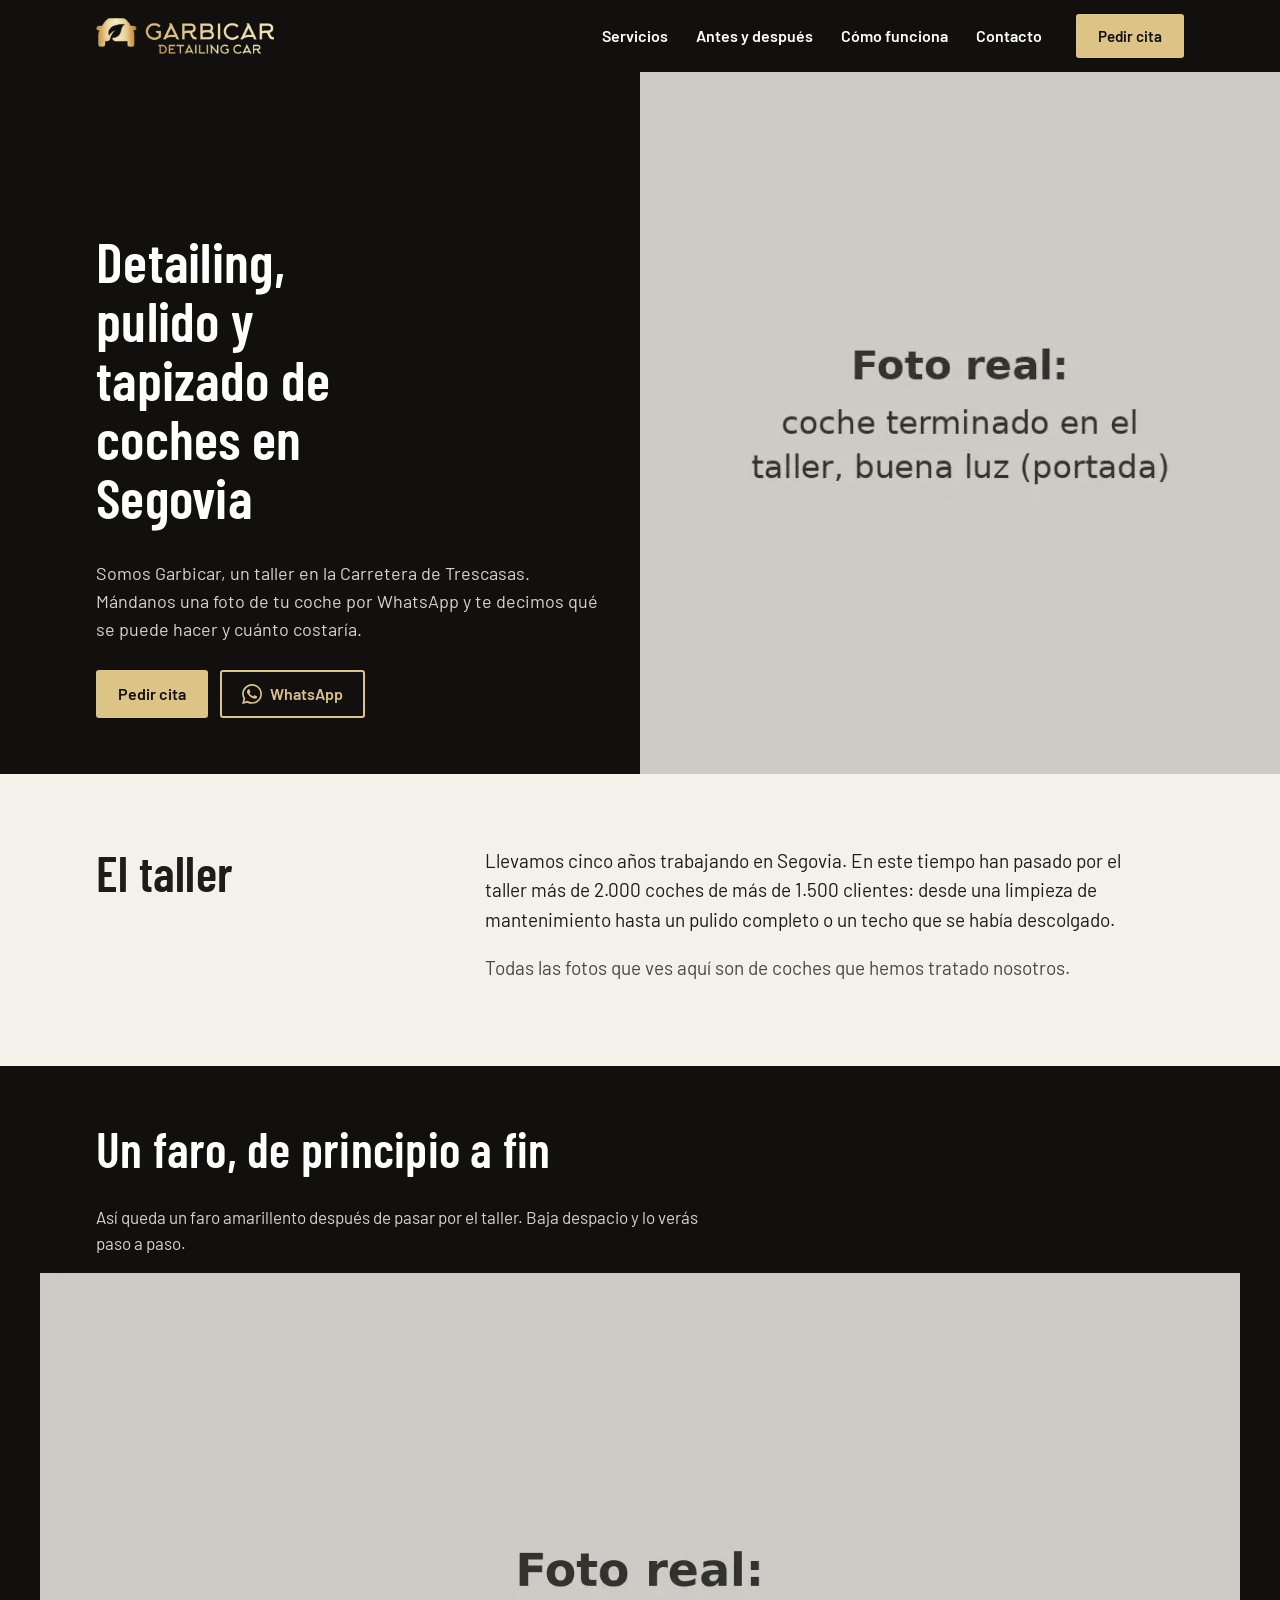
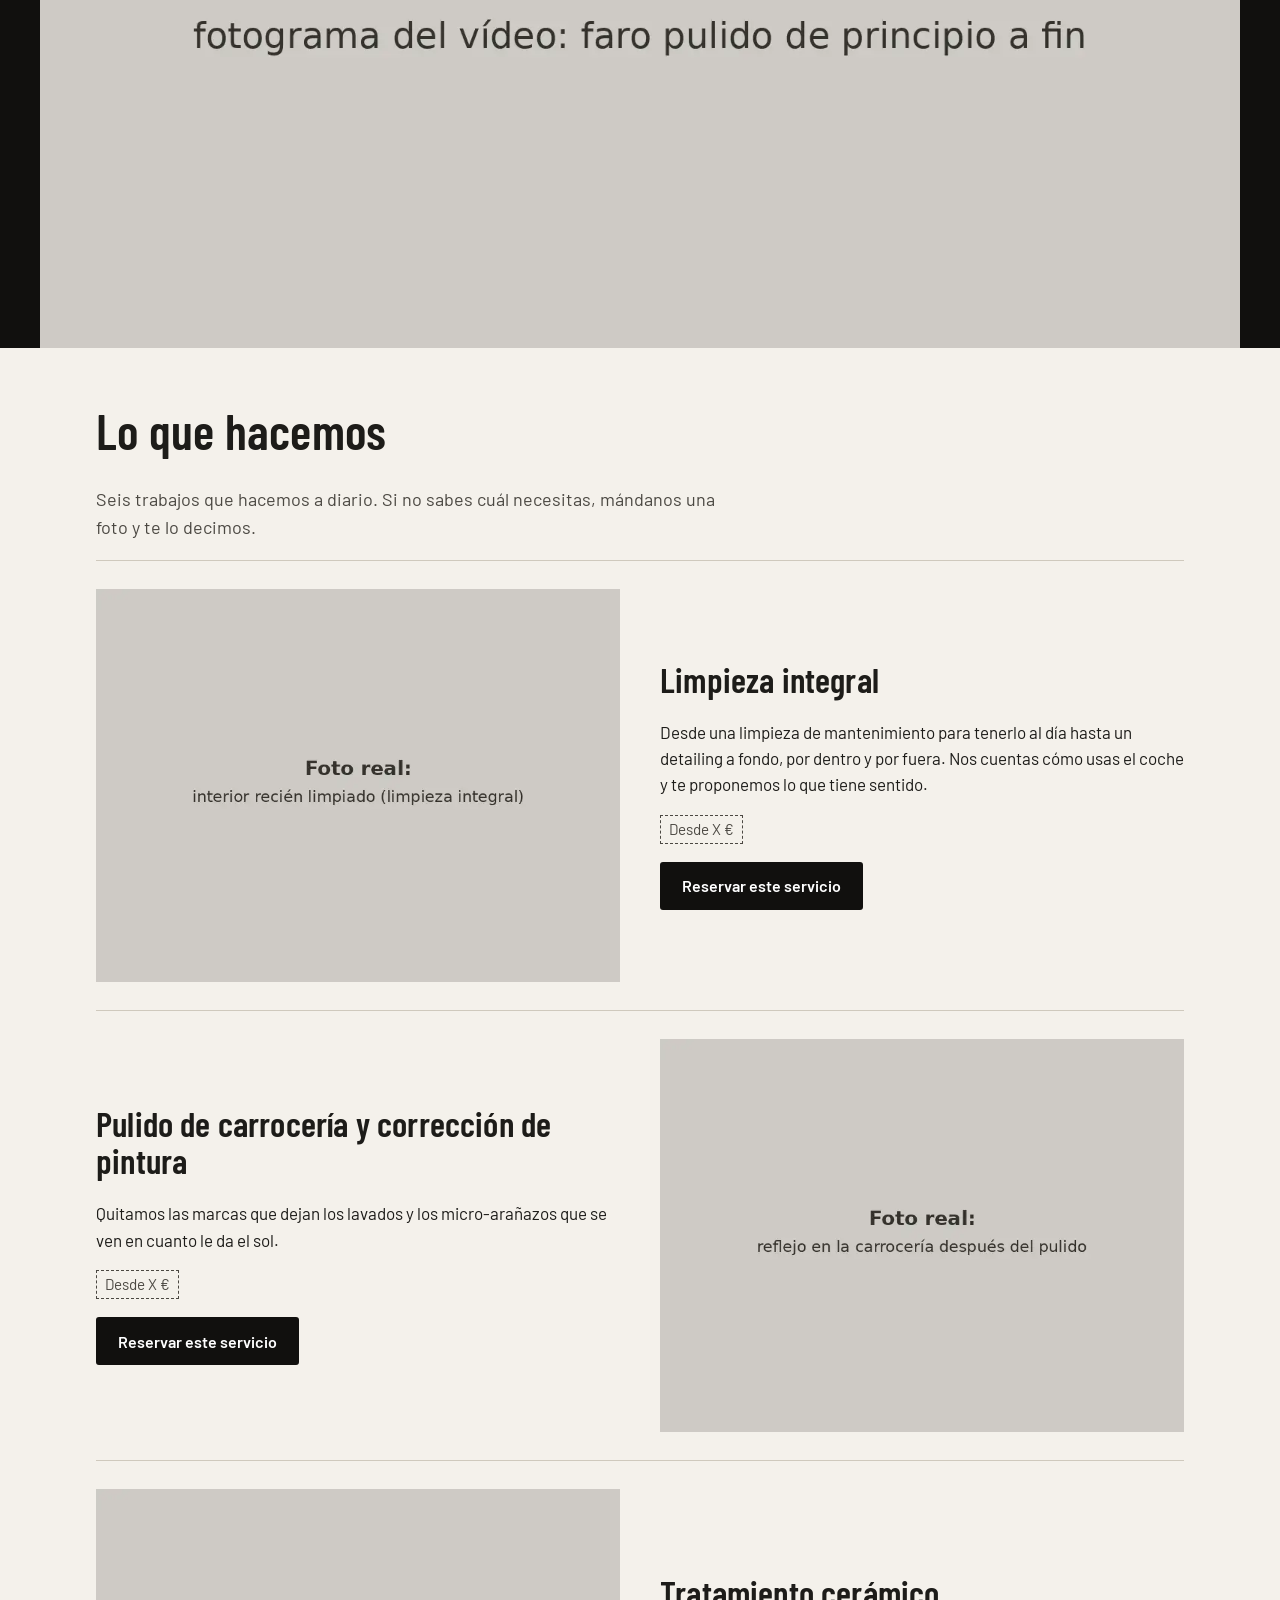
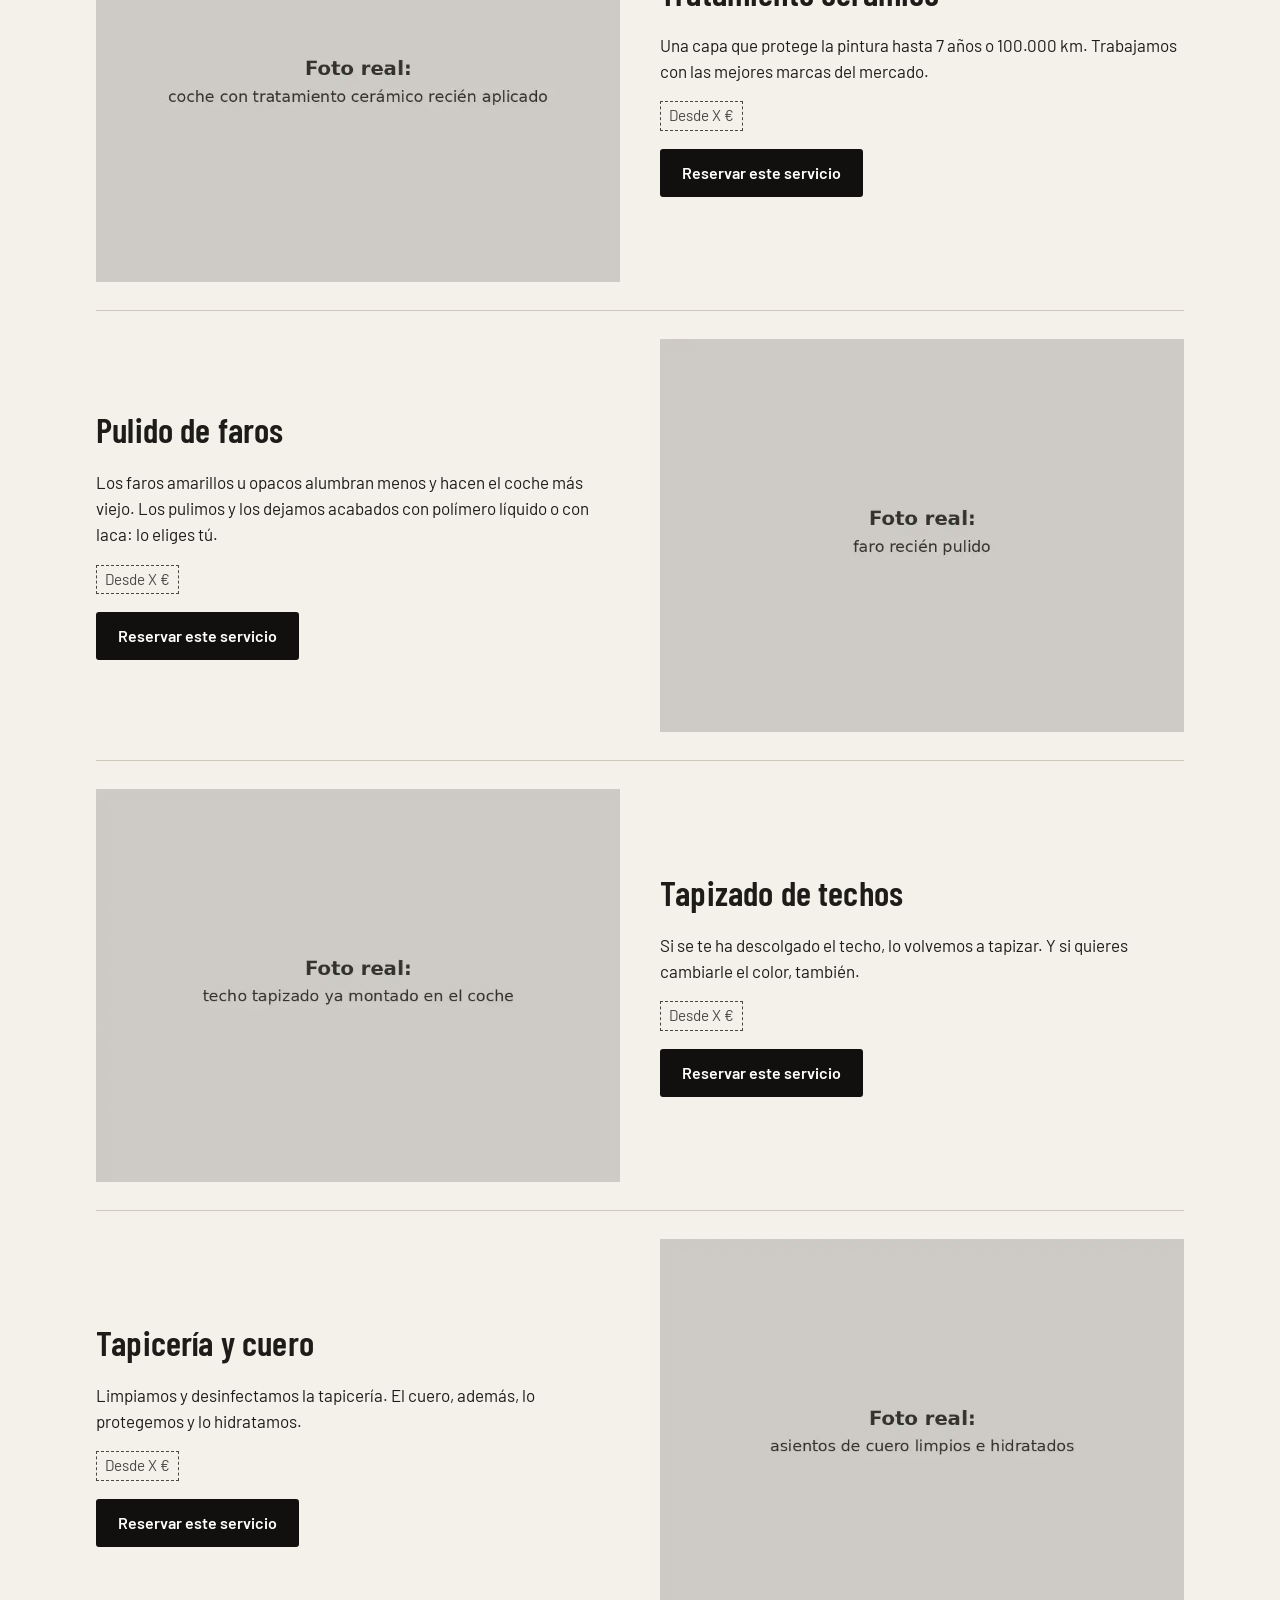
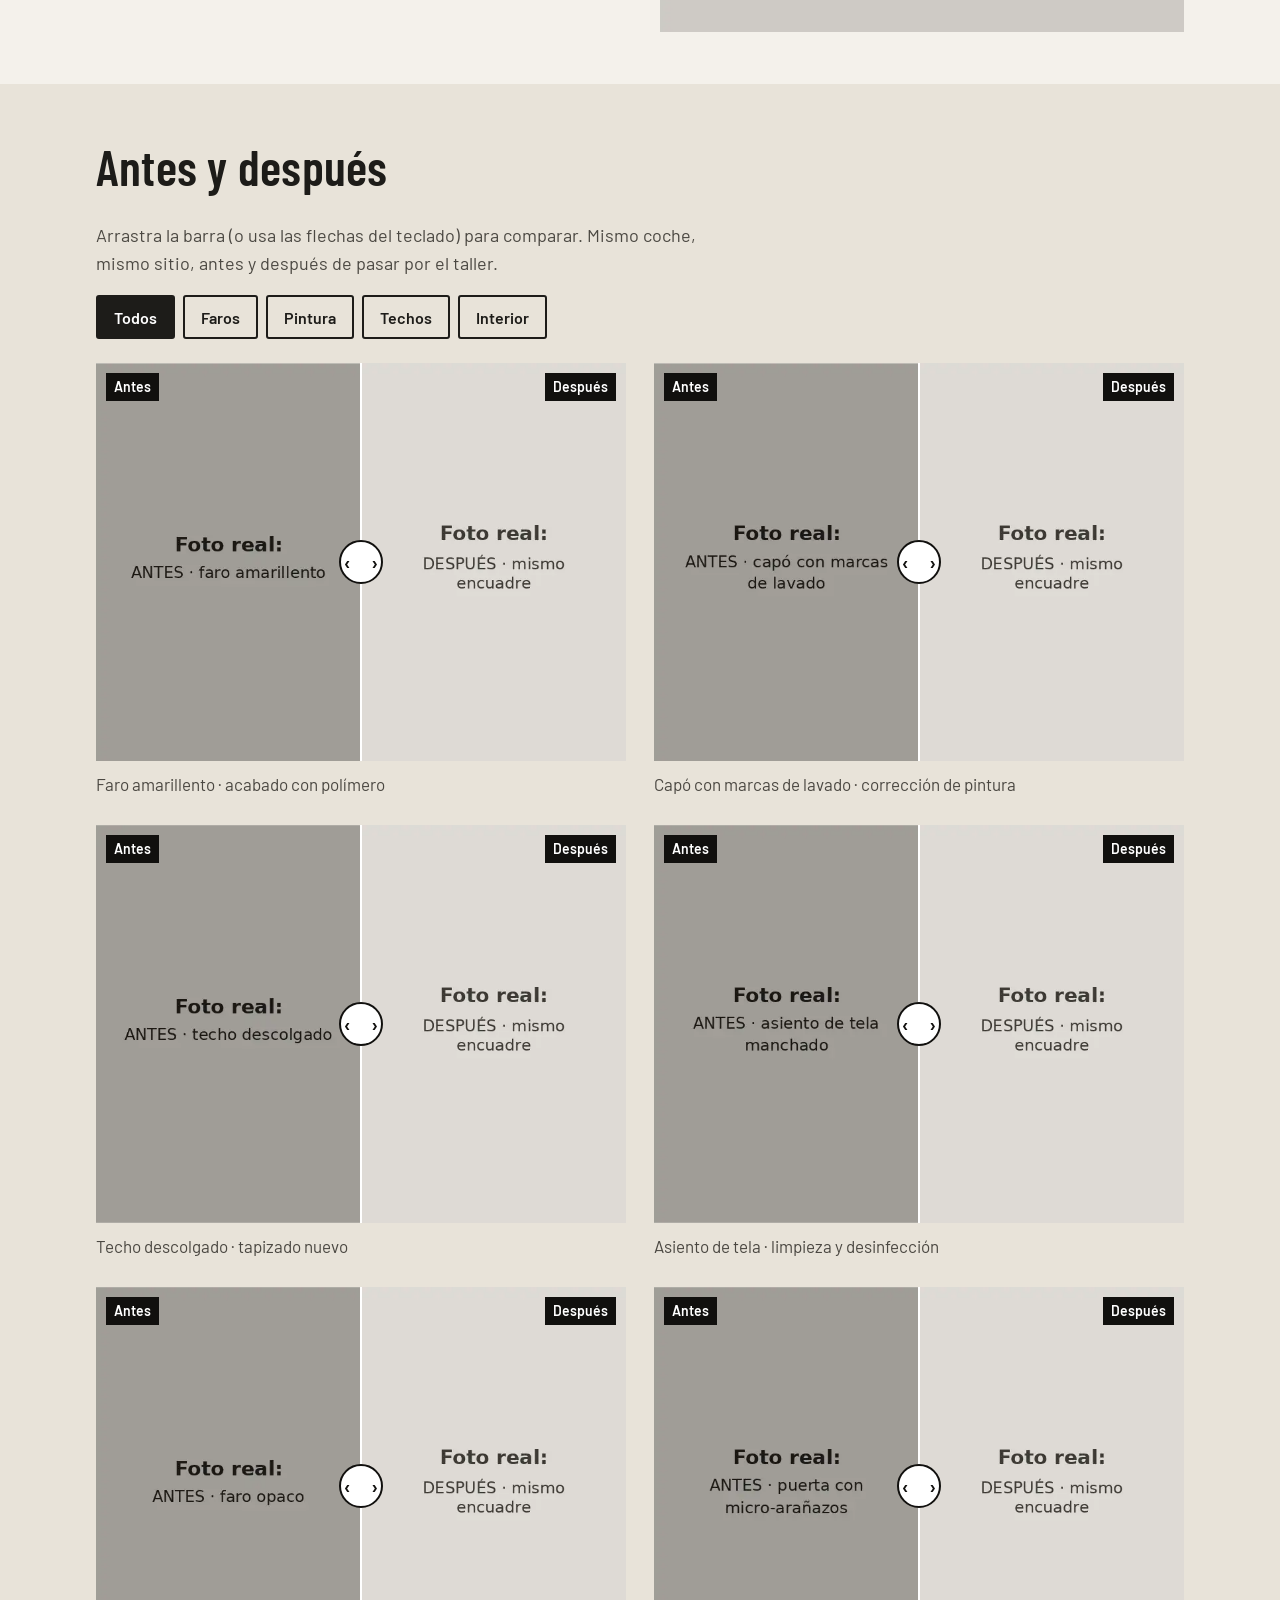
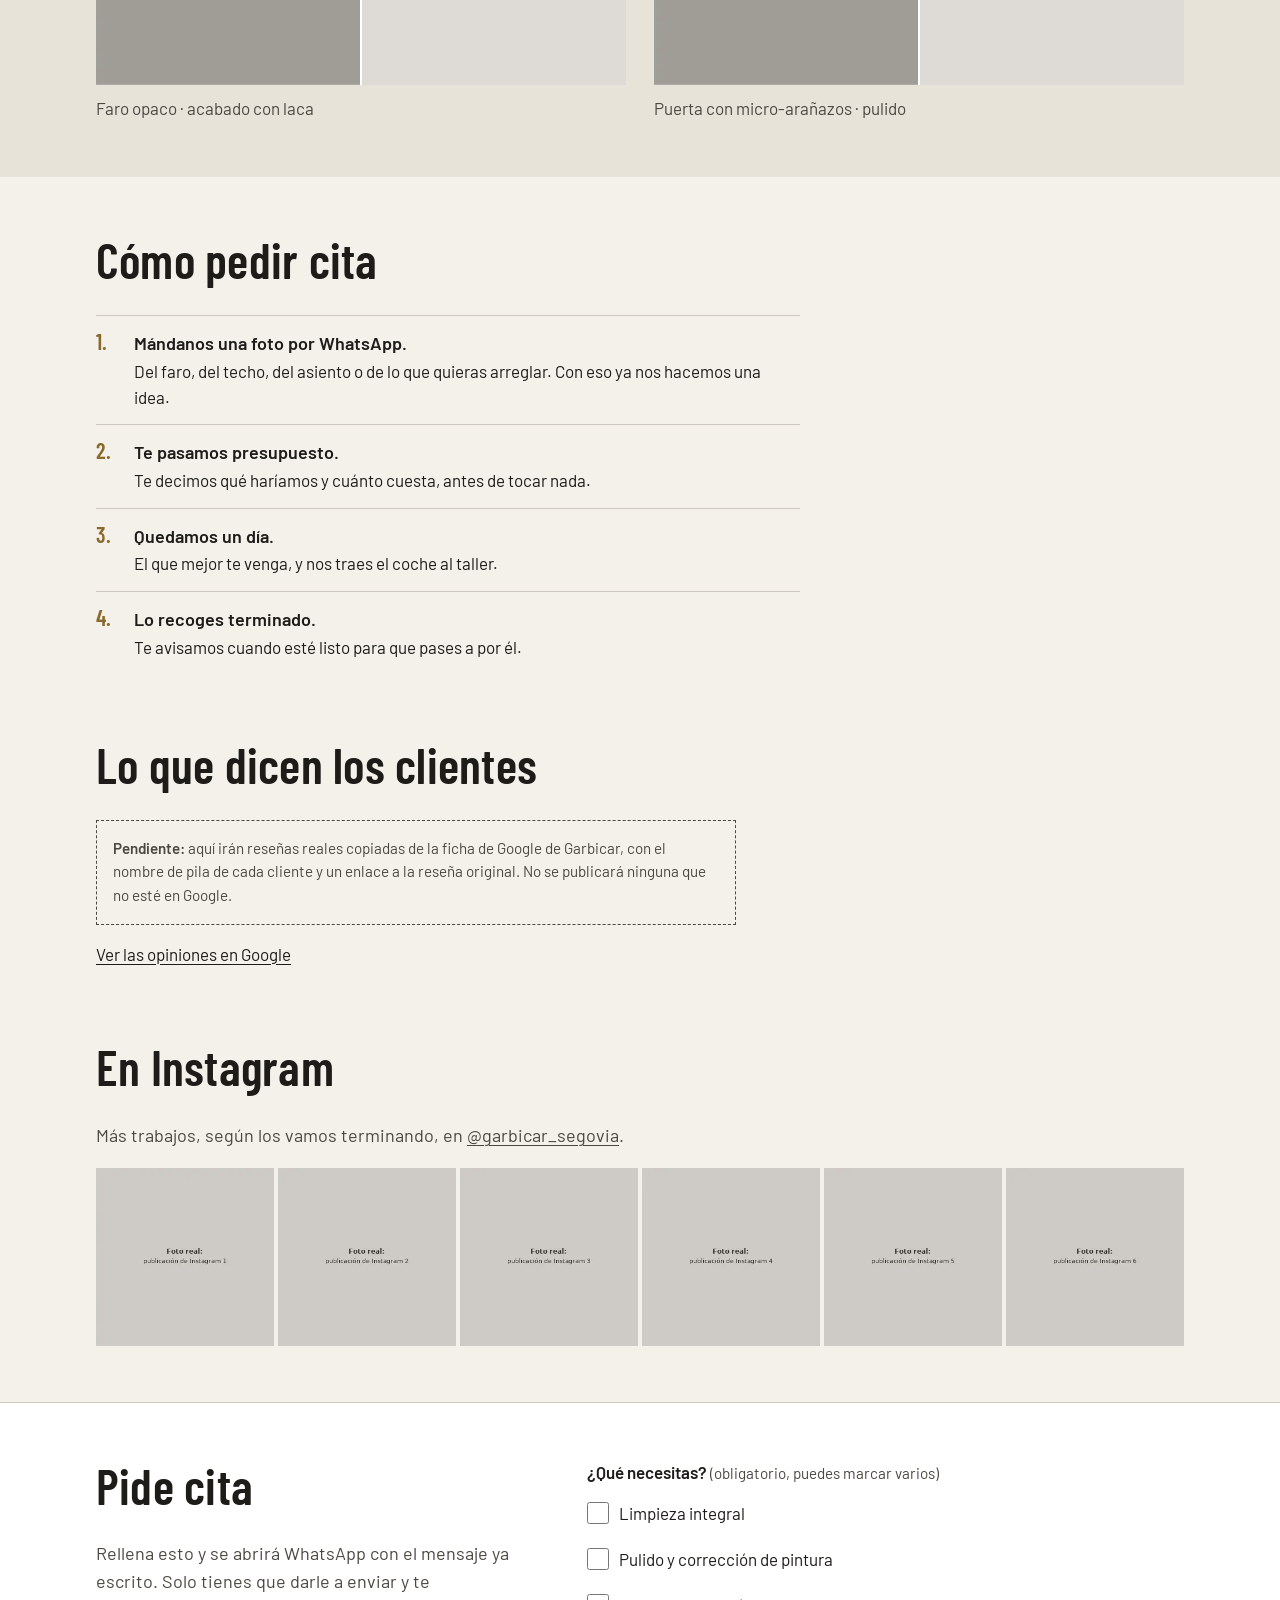
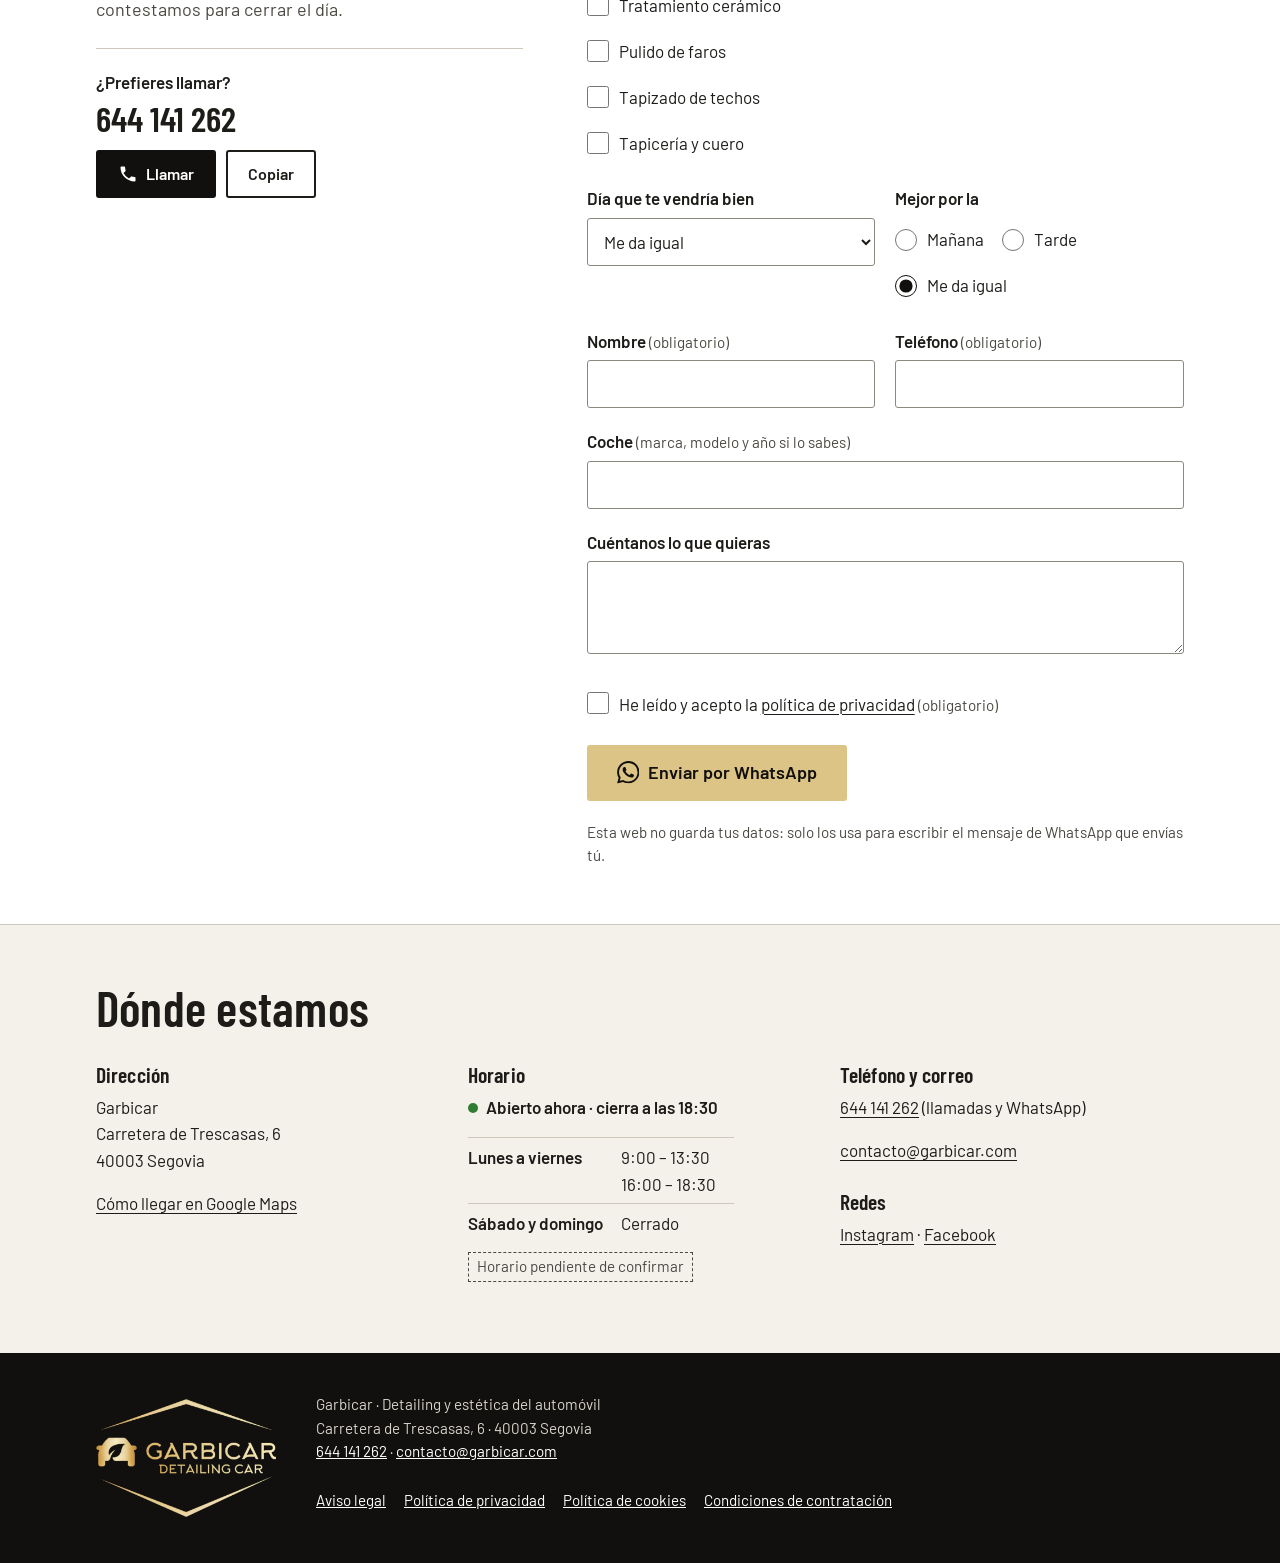
<file: garbicar/web/index.html>
<!doctype html>
<html lang="es">
<head>
<meta charset="utf-8">
<meta name="viewport" content="width=device-width, initial-scale=1">
<title>Garbicar · Detailing en Segovia: pulido, faros, techos y cerámico</title>
<meta name="description" content="Taller de detailing en Segovia: limpieza integral, pulido de pintura, tratamiento cerámico, pulido de faros y tapizado de techos. Pide cita por WhatsApp: 644 141 262.">
<link rel="canonical" href="https://garbicar.com/">
<meta name="theme-color" content="#11100e">

<meta property="og:type" content="website">
<meta property="og:locale" content="es_ES">
<meta property="og:site_name" content="Garbicar">
<meta property="og:title" content="Garbicar · Detailing y estética del automóvil en Segovia">
<meta property="og:description" content="Limpieza integral, pulido de pintura y faros, tratamiento cerámico, tapizado de techos y cuero. Carretera de Trescasas, 6 · Segovia.">
<meta property="og:url" content="https://garbicar.com/">
<meta property="og:image" content="https://garbicar.com/assets/img/og-garbicar.jpg">
<meta property="og:image:width" content="1200">
<meta property="og:image:height" content="630">
<meta property="og:image:alt" content="Logotipo de Garbicar, detailing car, en dorado sobre negro">
<meta name="twitter:card" content="summary_large_image">

<link rel="icon" href="favicon.ico" sizes="48x48">
<link rel="icon" href="assets/img/favicon-32.png" type="image/png" sizes="32x32">
<link rel="apple-touch-icon" href="apple-touch-icon.png">
<link rel="stylesheet" href="assets/css/estilos.css">

<script type="application/ld+json">
{
  "@context": "https://schema.org",
  "@type": ["AutoWash", "AutoRepair"],
  "@id": "https://garbicar.com/#negocio",
  "name": "Garbicar",
  "description": "Taller de detailing y estética del automóvil en Segovia: limpieza integral, pulido de carrocería y corrección de pintura, tratamiento cerámico, pulido de faros, tapizado de techos y tapicería y cuero.",
  "url": "https://garbicar.com/",
  "image": "https://garbicar.com/assets/img/og-garbicar.jpg",
  "logo": "https://garbicar.com/assets/img/icono-512.png",
  "telephone": "+34644141262",
  "email": "contacto@garbicar.com",
  "address": {
    "@type": "PostalAddress",
    "streetAddress": "Carretera de Trescasas, 6",
    "postalCode": "40003",
    "addressLocality": "Segovia",
    "addressRegion": "Segovia",
    "addressCountry": "ES"
  },
  "openingHoursSpecification": [
    { "@type": "OpeningHoursSpecification", "dayOfWeek": ["Monday", "Tuesday", "Wednesday", "Thursday", "Friday"], "opens": "09:00", "closes": "13:30" },
    { "@type": "OpeningHoursSpecification", "dayOfWeek": ["Monday", "Tuesday", "Wednesday", "Thursday", "Friday"], "opens": "16:00", "closes": "18:30" }
  ],
  "areaServed": [
    { "@type": "City", "name": "Segovia" },
    { "@type": "AdministrativeArea", "name": "Provincia de Segovia" }
  ],
  "sameAs": [
    "https://www.instagram.com/garbicar_segovia/",
    "https://www.facebook.com/Garbicarsegovia"
  ],
  "hasOfferCatalog": {
    "@type": "OfferCatalog",
    "name": "Servicios de detailing",
    "itemListElement": [
      { "@type": "Offer", "itemOffered": { "@type": "Service", "name": "Limpieza integral" } },
      { "@type": "Offer", "itemOffered": { "@type": "Service", "name": "Pulido de carrocería y corrección de pintura" } },
      { "@type": "Offer", "itemOffered": { "@type": "Service", "name": "Tratamiento cerámico" } },
      { "@type": "Offer", "itemOffered": { "@type": "Service", "name": "Pulido de faros" } },
      { "@type": "Offer", "itemOffered": { "@type": "Service", "name": "Tapizado de techos" } },
      { "@type": "Offer", "itemOffered": { "@type": "Service", "name": "Tapicería y cuero" } }
    ]
  }
}
</script>
</head>
<body>
<svg class="sprite" aria-hidden="true" focusable="false">
  <symbol id="i-wa" viewBox="0 0 24 24"><path fill="currentColor" d="M17.47 14.38c-.3-.15-1.76-.87-2.03-.97-.27-.1-.47-.15-.67.15-.2.3-.77.97-.94 1.16-.17.2-.35.22-.64.08-.3-.15-1.26-.46-2.39-1.48-.88-.79-1.48-1.76-1.65-2.06-.17-.3-.02-.46.13-.6.13-.14.3-.35.45-.52.15-.18.2-.3.3-.5.1-.2.05-.37-.03-.52-.07-.15-.67-1.61-.91-2.2-.24-.58-.49-.5-.67-.51h-.57c-.2 0-.52.07-.79.37-.27.3-1.04 1.02-1.04 2.48s1.06 2.88 1.21 3.07c.15.2 2.1 3.2 5.08 4.49.71.31 1.26.49 1.7.63.71.22 1.36.19 1.87.12.57-.09 1.76-.72 2-1.42.25-.69.25-1.29.18-1.41-.08-.13-.28-.2-.57-.35m-5.42 7.4h-.01a9.87 9.87 0 0 1-5.03-1.38l-.36-.21-3.74.98 1-3.65-.24-.37a9.86 9.86 0 0 1-1.51-5.26c0-5.45 4.44-9.88 9.89-9.88 2.64 0 5.12 1.03 6.99 2.9a9.83 9.83 0 0 1 2.89 6.99c0 5.45-4.44 9.88-9.88 9.88m8.41-18.3A11.82 11.82 0 0 0 12.05 0C5.5 0 .16 5.34.16 11.89c0 2.1.55 4.14 1.59 5.95L.06 24l6.3-1.65a11.88 11.88 0 0 0 5.69 1.45c6.55 0 11.89-5.34 11.89-11.89 0-3.18-1.24-6.17-3.48-8.42z"/></symbol>
  <symbol id="i-tel" viewBox="0 0 24 24"><path fill="currentColor" d="M6.6 10.8a15.1 15.1 0 0 0 6.6 6.6l2.2-2.2c.3-.3.7-.4 1-.2 1.1.4 2.3.6 3.6.6.6 0 1 .4 1 1V20c0 .6-.4 1-1 1A17 17 0 0 1 3 4c0-.6.4-1 1-1h3.5c.6 0 1 .4 1 1 0 1.3.2 2.5.6 3.6.1.3 0 .7-.2 1L6.6 10.8z"/></symbol>
</svg>

<a class="salto" href="#contenido">Saltar al contenido</a>

<header class="cabecera">
  <div class="cabecera__fila">
    <a class="cabecera__logo" href="./" aria-label="Garbicar, ir al inicio">
      <img src="assets/img/logo-garbicar.webp" width="520" height="105" alt="Garbicar · Detailing car">
    </a>
    <nav class="menu" id="menu" aria-label="Principal">
      <ul>
        <li><a href="#servicios">Servicios</a></li>
        <li><a href="#trabajos">Antes y después</a></li>
        <li><a href="#como">Cómo funciona</a></li>
        <li><a href="#contacto">Contacto</a></li>
      </ul>
    </nav>
    <a class="boton boton--oro cabecera__cita" href="#cita">Pedir cita</a>
    <button class="cabecera__menu" type="button" aria-expanded="false" aria-controls="menu">
      <span class="cabecera__menu-raya" aria-hidden="true"></span>
      <span class="oculto">Abrir menú</span>
    </button>
  </div>
</header>

<main id="contenido">

  <section class="portada" aria-labelledby="titulo">
    <div class="portada__foto">
      <!-- FOTO REAL PENDIENTE: coche terminado en el taller. Sustituir portada-640/1024/1600.webp (proporción 3:2) -->
      <img src="assets/img/portada-1024.webp"
           srcset="assets/img/portada-640.webp 640w, assets/img/portada-1024.webp 1024w, assets/img/portada-1600.webp 1600w"
           sizes="(min-width: 960px) 58vw, 100vw"
           width="1600" height="1067" fetchpriority="high"
           alt="Coche recién terminado en el taller de Garbicar, en Segovia">
    </div>
    <div class="portada__texto">
      <h1 id="titulo">Detailing, pulido y tapizado de coches en Segovia</h1>
      <p>Somos Garbicar, un taller en la Carretera de Trescasas. Mándanos una foto de tu coche por WhatsApp y te decimos qué se puede hacer y cuánto costaría.</p>
      <div class="acciones">
        <a class="boton boton--oro" href="#cita">Pedir cita</a>
        <a class="boton boton--linea" href="https://wa.me/34644141262?text=Hola%2C%20quer%C3%ADa%20preguntar%20por%20un%20trabajo%20para%20mi%20coche." target="_blank" rel="noopener">
          <svg class="icono" aria-hidden="true"><use href="#i-wa"/></svg>WhatsApp
        </a>
      </div>
    </div>
  </section>

  <section class="taller contenedor" aria-labelledby="t-taller">
    <h2 id="t-taller">El taller</h2>
    <div class="taller__texto">
      <p>Llevamos cinco años trabajando en Segovia. En este tiempo han pasado por el taller más de 2.000 coches de más de 1.500 clientes: desde una limpieza de mantenimiento hasta un pulido completo o un techo que se había descolgado.</p>
      <p>Todas las fotos que ves aquí son de coches que hemos tratado nosotros.</p>
    </div>
  </section>

  <!-- Vídeo que avanza con el scroll. Para activarlo: poner el MP4 en assets/video/ y escribir su ruta en data-video (ver README). -->
  <section class="recorrido" id="recorrido" aria-labelledby="t-recorrido"
           data-video="">
    <div class="recorrido__pegajoso">
      <div class="contenedor recorrido__cabeza">
        <h2 id="t-recorrido">Un faro, de principio a fin</h2>
        <p>Así queda un faro amarillento después de pasar por el taller. Baja despacio y lo verás paso a paso.</p>
      </div>
      <div class="recorrido__marco">
        <img class="recorrido__poster"
             src="assets/img/faro-proceso-1024.webp"
             srcset="assets/img/faro-proceso-640.webp 640w, assets/img/faro-proceso-1024.webp 1024w, assets/img/faro-proceso-1600.webp 1600w"
             sizes="(min-width: 1200px) 1200px, 100vw"
             width="1600" height="900" loading="lazy" decoding="async"
             alt="Faro de un coche durante el pulido en Garbicar">
        <p class="recorrido__rotulo" aria-hidden="true"><span data-rotulo="inicio">Así llega</span><span data-rotulo="fin">Así sale</span></p>
      </div>
    </div>
  </section>

  <section class="servicios contenedor" id="servicios" aria-labelledby="t-servicios">
    <h2 id="t-servicios">Lo que hacemos</h2>
    <p class="entradilla">Seis trabajos que hacemos a diario. Si no sabes cuál necesitas, mándanos una foto y te lo decimos.</p>

    <article class="servicio" id="limpieza">
      <figure class="servicio__foto">
        <img src="assets/img/servicio-limpieza-800.webp"
             srcset="assets/img/servicio-limpieza-480.webp 480w, assets/img/servicio-limpieza-800.webp 800w, assets/img/servicio-limpieza-1200.webp 1200w"
             sizes="(min-width: 760px) 45vw, 100vw" width="1200" height="900" loading="lazy" decoding="async"
             alt="Interior de un coche recién limpiado en Garbicar">
      </figure>
      <div class="servicio__texto">
        <h3>Limpieza integral</h3>
        <p>Desde una limpieza de mantenimiento para tenerlo al día hasta un detailing a fondo, por dentro y por fuera. Nos cuentas cómo usas el coche y te proponemos lo que tiene sentido.</p>
        <p class="precio"><span class="pendiente" title="Precio pendiente de confirmar por el negocio">Desde X €</span></p>
        <a class="boton boton--oscuro reservar" href="#cita" data-servicio="Limpieza integral">Reservar este servicio</a>
      </div>
    </article>

    <article class="servicio" id="pulido">
      <figure class="servicio__foto">
        <img src="assets/img/servicio-pulido-800.webp"
             srcset="assets/img/servicio-pulido-480.webp 480w, assets/img/servicio-pulido-800.webp 800w, assets/img/servicio-pulido-1200.webp 1200w"
             sizes="(min-width: 760px) 45vw, 100vw" width="1200" height="900" loading="lazy" decoding="async"
             alt="Reflejo en la carrocería de un coche después del pulido">
      </figure>
      <div class="servicio__texto">
        <h3>Pulido de carrocería y corrección de pintura</h3>
        <p>Quitamos las marcas que dejan los lavados y los micro-arañazos que se ven en cuanto le da el sol.</p>
        <p class="precio"><span class="pendiente" title="Precio pendiente de confirmar por el negocio">Desde X €</span></p>
        <a class="boton boton--oscuro reservar" href="#cita" data-servicio="Pulido de carrocería y corrección de pintura">Reservar este servicio</a>
      </div>
    </article>

    <article class="servicio" id="ceramico">
      <figure class="servicio__foto">
        <img src="assets/img/servicio-ceramico-800.webp"
             srcset="assets/img/servicio-ceramico-480.webp 480w, assets/img/servicio-ceramico-800.webp 800w, assets/img/servicio-ceramico-1200.webp 1200w"
             sizes="(min-width: 760px) 45vw, 100vw" width="1200" height="900" loading="lazy" decoding="async"
             alt="Coche con el tratamiento cerámico recién aplicado">
      </figure>
      <div class="servicio__texto">
        <h3>Tratamiento cerámico</h3>
        <p>Una capa que protege la pintura hasta 7 años o 100.000 km. Trabajamos con las mejores marcas del mercado.</p>
        <p class="precio"><span class="pendiente" title="Precio pendiente de confirmar por el negocio">Desde X €</span></p>
        <a class="boton boton--oscuro reservar" href="#cita" data-servicio="Tratamiento cerámico">Reservar este servicio</a>
      </div>
    </article>

    <article class="servicio" id="faros">
      <figure class="servicio__foto">
        <img src="assets/img/servicio-faros-800.webp"
             srcset="assets/img/servicio-faros-480.webp 480w, assets/img/servicio-faros-800.webp 800w, assets/img/servicio-faros-1200.webp 1200w"
             sizes="(min-width: 760px) 45vw, 100vw" width="1200" height="900" loading="lazy" decoding="async"
             alt="Faro de coche recién pulido en Garbicar">
      </figure>
      <div class="servicio__texto">
        <h3>Pulido de faros</h3>
        <p>Los faros amarillos u opacos alumbran menos y hacen el coche más viejo. Los pulimos y los dejamos acabados con polímero líquido o con laca: lo eliges tú.</p>
        <p class="precio"><span class="pendiente" title="Precio pendiente de confirmar por el negocio">Desde X €</span></p>
        <a class="boton boton--oscuro reservar" href="#cita" data-servicio="Pulido de faros">Reservar este servicio</a>
      </div>
    </article>

    <article class="servicio" id="techos">
      <figure class="servicio__foto">
        <img src="assets/img/servicio-techos-800.webp"
             srcset="assets/img/servicio-techos-480.webp 480w, assets/img/servicio-techos-800.webp 800w, assets/img/servicio-techos-1200.webp 1200w"
             sizes="(min-width: 760px) 45vw, 100vw" width="1200" height="900" loading="lazy" decoding="async"
             alt="Techo de coche retapizado y montado de nuevo">
      </figure>
      <div class="servicio__texto">
        <h3>Tapizado de techos</h3>
        <p>Si se te ha descolgado el techo, lo volvemos a tapizar. Y si quieres cambiarle el color, también.</p>
        <p class="precio"><span class="pendiente" title="Precio pendiente de confirmar por el negocio">Desde X €</span></p>
        <a class="boton boton--oscuro reservar" href="#cita" data-servicio="Tapizado de techos">Reservar este servicio</a>
      </div>
    </article>

    <article class="servicio" id="tapiceria">
      <figure class="servicio__foto">
        <img src="assets/img/servicio-tapiceria-800.webp"
             srcset="assets/img/servicio-tapiceria-480.webp 480w, assets/img/servicio-tapiceria-800.webp 800w, assets/img/servicio-tapiceria-1200.webp 1200w"
             sizes="(min-width: 760px) 45vw, 100vw" width="1200" height="900" loading="lazy" decoding="async"
             alt="Asientos de cuero limpios e hidratados">
      </figure>
      <div class="servicio__texto">
        <h3>Tapicería y cuero</h3>
        <p>Limpiamos y desinfectamos la tapicería. El cuero, además, lo protegemos y lo hidratamos.</p>
        <p class="precio"><span class="pendiente" title="Precio pendiente de confirmar por el negocio">Desde X €</span></p>
        <a class="boton boton--oscuro reservar" href="#cita" data-servicio="Tapicería y cuero">Reservar este servicio</a>
      </div>
    </article>
  </section>

  <section class="trabajos" id="trabajos" aria-labelledby="t-trabajos">
    <div class="contenedor">
      <h2 id="t-trabajos">Antes y después</h2>
      <p class="entradilla">Arrastra la barra (o usa las flechas del teclado) para comparar. Mismo coche, mismo sitio, antes y después de pasar por el taller.</p>

      <div class="filtros" role="group" aria-label="Filtrar por tipo de trabajo">
        <button type="button" class="filtro" data-filtro="todos" aria-pressed="true">Todos</button>
        <button type="button" class="filtro" data-filtro="faros" aria-pressed="false">Faros</button>
        <button type="button" class="filtro" data-filtro="pintura" aria-pressed="false">Pintura</button>
        <button type="button" class="filtro" data-filtro="techos" aria-pressed="false">Techos</button>
        <button type="button" class="filtro" data-filtro="interior" aria-pressed="false">Interior</button>
      </div>
      <p class="oculto" id="filtro-estado" aria-live="polite"></p>

      <!-- FOTOS REALES PENDIENTES: parejas antes/después con el mismo encuadre (proporción 4:3). -->
      <ul class="comparadores">
        <li data-tipo="faros">
          <figure>
            <div class="comparador">
              <img class="comparador__despues" src="assets/img/ad-faros-1-despues-800.webp" srcset="assets/img/ad-faros-1-despues-480.webp 480w, assets/img/ad-faros-1-despues-800.webp 800w, assets/img/ad-faros-1-despues-1200.webp 1200w" sizes="(min-width: 760px) 46vw, 100vw" width="1200" height="900" loading="lazy" decoding="async" alt="Faro después del pulido, transparente">
              <img class="comparador__antes" src="assets/img/ad-faros-1-antes-800.webp" srcset="assets/img/ad-faros-1-antes-480.webp 480w, assets/img/ad-faros-1-antes-800.webp 800w, assets/img/ad-faros-1-antes-1200.webp 1200w" sizes="(min-width: 760px) 46vw, 100vw" width="1200" height="900" loading="lazy" decoding="async" alt="Faro antes del pulido, amarillento">
              <span class="comparador__etiqueta comparador__etiqueta--antes" aria-hidden="true">Antes</span>
              <span class="comparador__etiqueta comparador__etiqueta--despues" aria-hidden="true">Después</span>
              <span class="comparador__linea" aria-hidden="true"></span>
              <input type="range" min="0" max="100" value="50" aria-label="Comparar antes y después: faro amarillento">
            </div>
            <figcaption>Faro amarillento · acabado con polímero</figcaption>
          </figure>
        </li>
        <li data-tipo="pintura">
          <figure>
            <div class="comparador">
              <img class="comparador__despues" src="assets/img/ad-pintura-1-despues-800.webp" srcset="assets/img/ad-pintura-1-despues-480.webp 480w, assets/img/ad-pintura-1-despues-800.webp 800w, assets/img/ad-pintura-1-despues-1200.webp 1200w" sizes="(min-width: 760px) 46vw, 100vw" width="1200" height="900" loading="lazy" decoding="async" alt="Capó después del pulido, sin marcas de lavado">
              <img class="comparador__antes" src="assets/img/ad-pintura-1-antes-800.webp" srcset="assets/img/ad-pintura-1-antes-480.webp 480w, assets/img/ad-pintura-1-antes-800.webp 800w, assets/img/ad-pintura-1-antes-1200.webp 1200w" sizes="(min-width: 760px) 46vw, 100vw" width="1200" height="900" loading="lazy" decoding="async" alt="Capó antes del pulido, con marcas de lavado">
              <span class="comparador__etiqueta comparador__etiqueta--antes" aria-hidden="true">Antes</span>
              <span class="comparador__etiqueta comparador__etiqueta--despues" aria-hidden="true">Después</span>
              <span class="comparador__linea" aria-hidden="true"></span>
              <input type="range" min="0" max="100" value="50" aria-label="Comparar antes y después: capó con marcas de lavado">
            </div>
            <figcaption>Capó con marcas de lavado · corrección de pintura</figcaption>
          </figure>
        </li>
        <li data-tipo="techos">
          <figure>
            <div class="comparador">
              <img class="comparador__despues" src="assets/img/ad-techo-1-despues-800.webp" srcset="assets/img/ad-techo-1-despues-480.webp 480w, assets/img/ad-techo-1-despues-800.webp 800w, assets/img/ad-techo-1-despues-1200.webp 1200w" sizes="(min-width: 760px) 46vw, 100vw" width="1200" height="900" loading="lazy" decoding="async" alt="Techo del coche retapizado">
              <img class="comparador__antes" src="assets/img/ad-techo-1-antes-800.webp" srcset="assets/img/ad-techo-1-antes-480.webp 480w, assets/img/ad-techo-1-antes-800.webp 800w, assets/img/ad-techo-1-antes-1200.webp 1200w" sizes="(min-width: 760px) 46vw, 100vw" width="1200" height="900" loading="lazy" decoding="async" alt="Techo del coche descolgado antes de tapizarlo">
              <span class="comparador__etiqueta comparador__etiqueta--antes" aria-hidden="true">Antes</span>
              <span class="comparador__etiqueta comparador__etiqueta--despues" aria-hidden="true">Después</span>
              <span class="comparador__linea" aria-hidden="true"></span>
              <input type="range" min="0" max="100" value="50" aria-label="Comparar antes y después: techo descolgado">
            </div>
            <figcaption>Techo descolgado · tapizado nuevo</figcaption>
          </figure>
        </li>
        <li data-tipo="interior">
          <figure>
            <div class="comparador">
              <img class="comparador__despues" src="assets/img/ad-interior-1-despues-800.webp" srcset="assets/img/ad-interior-1-despues-480.webp 480w, assets/img/ad-interior-1-despues-800.webp 800w, assets/img/ad-interior-1-despues-1200.webp 1200w" sizes="(min-width: 760px) 46vw, 100vw" width="1200" height="900" loading="lazy" decoding="async" alt="Asiento de tela limpio y sin manchas">
              <img class="comparador__antes" src="assets/img/ad-interior-1-antes-800.webp" srcset="assets/img/ad-interior-1-antes-480.webp 480w, assets/img/ad-interior-1-antes-800.webp 800w, assets/img/ad-interior-1-antes-1200.webp 1200w" sizes="(min-width: 760px) 46vw, 100vw" width="1200" height="900" loading="lazy" decoding="async" alt="Asiento de tela manchado antes de la limpieza">
              <span class="comparador__etiqueta comparador__etiqueta--antes" aria-hidden="true">Antes</span>
              <span class="comparador__etiqueta comparador__etiqueta--despues" aria-hidden="true">Después</span>
              <span class="comparador__linea" aria-hidden="true"></span>
              <input type="range" min="0" max="100" value="50" aria-label="Comparar antes y después: asiento de tela manchado">
            </div>
            <figcaption>Asiento de tela · limpieza y desinfección</figcaption>
          </figure>
        </li>
        <li data-tipo="faros">
          <figure>
            <div class="comparador">
              <img class="comparador__despues" src="assets/img/ad-faros-2-despues-800.webp" srcset="assets/img/ad-faros-2-despues-480.webp 480w, assets/img/ad-faros-2-despues-800.webp 800w, assets/img/ad-faros-2-despues-1200.webp 1200w" sizes="(min-width: 760px) 46vw, 100vw" width="1200" height="900" loading="lazy" decoding="async" alt="Faro después del pulido, acabado con laca">
              <img class="comparador__antes" src="assets/img/ad-faros-2-antes-800.webp" srcset="assets/img/ad-faros-2-antes-480.webp 480w, assets/img/ad-faros-2-antes-800.webp 800w, assets/img/ad-faros-2-antes-1200.webp 1200w" sizes="(min-width: 760px) 46vw, 100vw" width="1200" height="900" loading="lazy" decoding="async" alt="Faro opaco antes del pulido">
              <span class="comparador__etiqueta comparador__etiqueta--antes" aria-hidden="true">Antes</span>
              <span class="comparador__etiqueta comparador__etiqueta--despues" aria-hidden="true">Después</span>
              <span class="comparador__linea" aria-hidden="true"></span>
              <input type="range" min="0" max="100" value="50" aria-label="Comparar antes y después: faro opaco">
            </div>
            <figcaption>Faro opaco · acabado con laca</figcaption>
          </figure>
        </li>
        <li data-tipo="pintura">
          <figure>
            <div class="comparador">
              <img class="comparador__despues" src="assets/img/ad-pintura-2-despues-800.webp" srcset="assets/img/ad-pintura-2-despues-480.webp 480w, assets/img/ad-pintura-2-despues-800.webp 800w, assets/img/ad-pintura-2-despues-1200.webp 1200w" sizes="(min-width: 760px) 46vw, 100vw" width="1200" height="900" loading="lazy" decoding="async" alt="Puerta después del pulido, sin micro-arañazos">
              <img class="comparador__antes" src="assets/img/ad-pintura-2-antes-800.webp" srcset="assets/img/ad-pintura-2-antes-480.webp 480w, assets/img/ad-pintura-2-antes-800.webp 800w, assets/img/ad-pintura-2-antes-1200.webp 1200w" sizes="(min-width: 760px) 46vw, 100vw" width="1200" height="900" loading="lazy" decoding="async" alt="Puerta con micro-arañazos antes del pulido">
              <span class="comparador__etiqueta comparador__etiqueta--antes" aria-hidden="true">Antes</span>
              <span class="comparador__etiqueta comparador__etiqueta--despues" aria-hidden="true">Después</span>
              <span class="comparador__linea" aria-hidden="true"></span>
              <input type="range" min="0" max="100" value="50" aria-label="Comparar antes y después: puerta con micro-arañazos">
            </div>
            <figcaption>Puerta con micro-arañazos · pulido</figcaption>
          </figure>
        </li>
      </ul>
    </div>
  </section>

  <section class="como contenedor" id="como" aria-labelledby="t-como">
    <h2 id="t-como">Cómo pedir cita</h2>
    <ol class="pasos">
      <li><strong>Mándanos una foto por WhatsApp.</strong> Del faro, del techo, del asiento o de lo que quieras arreglar. Con eso ya nos hacemos una idea.</li>
      <li><strong>Te pasamos presupuesto.</strong> Te decimos qué haríamos y cuánto cuesta, antes de tocar nada.</li>
      <li><strong>Quedamos un día.</strong> El que mejor te venga, y nos traes el coche al taller.</li>
      <li><strong>Lo recoges terminado.</strong> Te avisamos cuando esté listo para que pases a por él.</li>
    </ol>
  </section>

  <section class="opiniones" aria-labelledby="t-opiniones">
    <div class="contenedor">
      <h2 id="t-opiniones">Lo que dicen los clientes</h2>
      <!--
        RESEÑAS: solo reseñas reales de la ficha de Google de Garbicar. Copiar el texto tal cual,
        poner el nombre de pila y enlazar a la reseña original. Plantilla:

        <blockquote class="resena">
          <p>Texto de la reseña, copiado tal cual de Google.</p>
          <footer>— Nombre · <a href="ENLACE-A-LA-RESEÑA" target="_blank" rel="noopener">ver en Google</a></footer>
        </blockquote>
      -->
      <div class="pendiente pendiente--bloque">
        <p><strong>Pendiente:</strong> aquí irán reseñas reales copiadas de la ficha de Google de Garbicar, con el nombre de pila de cada cliente y un enlace a la reseña original. No se publicará ninguna que no esté en Google.</p>
      </div>
      <p><a class="enlace" href="https://www.google.com/maps/search/?api=1&amp;query=Garbicar%2C%20Carretera%20de%20Trescasas%206%2C%2040003%20Segovia" target="_blank" rel="noopener">Ver las opiniones en Google</a></p>
    </div>
  </section>

  <section class="instagram contenedor" aria-labelledby="t-instagram">
    <h2 id="t-instagram">En Instagram</h2>
    <p class="entradilla">Más trabajos, según los vamos terminando, en <a class="enlace" href="https://www.instagram.com/garbicar_segovia/" target="_blank" rel="noopener">@garbicar_segovia</a>.</p>
    <!-- FOTOS REALES PENDIENTES: copiar 6 publicaciones de Instagram como instagram-1…6 (cuadradas). -->
    <ul class="instagram__rejilla">
      <li><a href="https://www.instagram.com/garbicar_segovia/" target="_blank" rel="noopener"><img src="assets/img/instagram-1-320.webp" srcset="assets/img/instagram-1-320.webp 320w, assets/img/instagram-1-640.webp 640w" sizes="(min-width: 760px) 16vw, 33vw" width="640" height="640" loading="lazy" decoding="async" alt="Publicación de Garbicar en Instagram: trabajo terminado"></a></li>
      <li><a href="https://www.instagram.com/garbicar_segovia/" target="_blank" rel="noopener"><img src="assets/img/instagram-2-320.webp" srcset="assets/img/instagram-2-320.webp 320w, assets/img/instagram-2-640.webp 640w" sizes="(min-width: 760px) 16vw, 33vw" width="640" height="640" loading="lazy" decoding="async" alt="Publicación de Garbicar en Instagram: trabajo terminado"></a></li>
      <li><a href="https://www.instagram.com/garbicar_segovia/" target="_blank" rel="noopener"><img src="assets/img/instagram-3-320.webp" srcset="assets/img/instagram-3-320.webp 320w, assets/img/instagram-3-640.webp 640w" sizes="(min-width: 760px) 16vw, 33vw" width="640" height="640" loading="lazy" decoding="async" alt="Publicación de Garbicar en Instagram: trabajo terminado"></a></li>
      <li><a href="https://www.instagram.com/garbicar_segovia/" target="_blank" rel="noopener"><img src="assets/img/instagram-4-320.webp" srcset="assets/img/instagram-4-320.webp 320w, assets/img/instagram-4-640.webp 640w" sizes="(min-width: 760px) 16vw, 33vw" width="640" height="640" loading="lazy" decoding="async" alt="Publicación de Garbicar en Instagram: trabajo terminado"></a></li>
      <li><a href="https://www.instagram.com/garbicar_segovia/" target="_blank" rel="noopener"><img src="assets/img/instagram-5-320.webp" srcset="assets/img/instagram-5-320.webp 320w, assets/img/instagram-5-640.webp 640w" sizes="(min-width: 760px) 16vw, 33vw" width="640" height="640" loading="lazy" decoding="async" alt="Publicación de Garbicar en Instagram: trabajo terminado"></a></li>
      <li><a href="https://www.instagram.com/garbicar_segovia/" target="_blank" rel="noopener"><img src="assets/img/instagram-6-320.webp" srcset="assets/img/instagram-6-320.webp 320w, assets/img/instagram-6-640.webp 640w" sizes="(min-width: 760px) 16vw, 33vw" width="640" height="640" loading="lazy" decoding="async" alt="Publicación de Garbicar en Instagram: trabajo terminado"></a></li>
    </ul>
  </section>

  <section class="cita" id="cita" aria-labelledby="t-cita">
    <div class="contenedor cita__rejilla">
      <div class="cita__intro">
        <h2 id="t-cita" tabindex="-1">Pide cita</h2>
        <p>Rellena esto y se abrirá WhatsApp con el mensaje ya escrito. Solo tienes que darle a enviar y te contestamos para cerrar el día.</p>
        <div class="telefono">
          <p class="telefono__titulo">¿Prefieres llamar?</p>
          <p class="telefono__numero"><span id="tel-texto">644 141 262</span></p>
          <div class="telefono__acciones">
            <a class="boton boton--oscuro" href="tel:+34644141262"><svg class="icono" aria-hidden="true"><use href="#i-tel"/></svg>Llamar</a>
            <button class="boton boton--linea-oscura" type="button" id="copiar-tel" data-copiar="644141262">Copiar</button>
          </div>
          <p class="telefono__aviso" id="copiar-estado" aria-live="polite"></p>
        </div>
      </div>

      <form class="formulario" id="form-cita" novalidate>
        <div class="formulario__errores" id="errores" tabindex="-1" hidden>
          <p><strong>Falta algo para poder enviarlo:</strong></p>
          <ul></ul>
        </div>

        <fieldset class="campo" id="campo-servicio" aria-describedby="err-servicio">
          <legend>¿Qué necesitas? <span class="obligatorio">(obligatorio, puedes marcar varios)</span></legend>
          <div class="opciones">
            <label><input type="checkbox" name="servicio" value="Limpieza integral"> Limpieza integral</label>
            <label><input type="checkbox" name="servicio" value="Pulido de carrocería y corrección de pintura"> Pulido y corrección de pintura</label>
            <label><input type="checkbox" name="servicio" value="Tratamiento cerámico"> Tratamiento cerámico</label>
            <label><input type="checkbox" name="servicio" value="Pulido de faros"> Pulido de faros</label>
            <label><input type="checkbox" name="servicio" value="Tapizado de techos"> Tapizado de techos</label>
            <label><input type="checkbox" name="servicio" value="Tapicería y cuero"> Tapicería y cuero</label>
          </div>
          <p class="campo__error" id="err-servicio"></p>
        </fieldset>

        <div class="campo-doble">
          <div class="campo">
            <label for="dia">Día que te vendría bien</label>
            <select id="dia" name="dia">
              <option value="">Me da igual</option>
            </select>
          </div>
          <fieldset class="campo">
            <legend>Mejor por la</legend>
            <div class="opciones opciones--fila">
              <label><input type="radio" name="franja" value="mañana"> Mañana</label>
              <label><input type="radio" name="franja" value="tarde"> Tarde</label>
              <label><input type="radio" name="franja" value="" checked> Me da igual</label>
            </div>
          </fieldset>
        </div>

        <div class="campo-doble">
          <div class="campo">
            <label for="nombre">Nombre <span class="obligatorio">(obligatorio)</span></label>
            <input id="nombre" name="nombre" type="text" autocomplete="given-name" aria-describedby="err-nombre">
            <p class="campo__error" id="err-nombre"></p>
          </div>
          <div class="campo">
            <label for="telefono">Teléfono <span class="obligatorio">(obligatorio)</span></label>
            <input id="telefono" name="telefono" type="tel" inputmode="tel" autocomplete="tel" aria-describedby="err-telefono">
            <p class="campo__error" id="err-telefono"></p>
          </div>
        </div>

        <div class="campo">
          <label for="coche">Coche <span class="ayuda">(marca, modelo y año si lo sabes)</span></label>
          <input id="coche" name="coche" type="text" autocomplete="off">
        </div>

        <div class="campo">
          <label for="comentario">Cuéntanos lo que quieras</label>
          <textarea id="comentario" name="comentario" rows="3"></textarea>
        </div>

        <div class="campo campo--casilla">
          <label><input type="checkbox" id="privacidad" name="privacidad" aria-describedby="err-privacidad"> <span>He leído y acepto la <a class="enlace" href="politica-privacidad.html">política de privacidad</a> <span class="obligatorio">(obligatorio)</span></span></label>
          <p class="campo__error" id="err-privacidad"></p>
        </div>

        <button class="boton boton--oro boton--grande" type="submit"><svg class="icono" aria-hidden="true"><use href="#i-wa"/></svg>Enviar por WhatsApp</button>
        <p class="formulario__nota">Esta web no guarda tus datos: solo los usa para escribir el mensaje de WhatsApp que envías tú.</p>
        <p class="formulario__ok" id="form-ok" aria-live="polite"></p>
      </form>
    </div>
  </section>

  <section class="contacto contenedor" id="contacto" aria-labelledby="t-contacto">
    <h2 id="t-contacto">Dónde estamos</h2>
    <div class="contacto__rejilla">
      <div>
        <h3>Dirección</h3>
        <address>
          Garbicar<br>
          Carretera de Trescasas, 6<br>
          40003 Segovia
        </address>
        <p><a class="enlace" href="https://www.google.com/maps/search/?api=1&amp;query=Garbicar%2C%20Carretera%20de%20Trescasas%206%2C%2040003%20Segovia" target="_blank" rel="noopener">Cómo llegar en Google Maps</a></p>
      </div>
      <div>
        <h3>Horario</h3>
        <p class="estado" id="estado-horario" aria-live="polite"></p>
        <table class="horario">
          <caption class="oculto">Horario del taller</caption>
          <tbody>
            <tr><th scope="row">Lunes a viernes</th><td>9:00 – 13:30<br>16:00 – 18:30</td></tr>
            <tr><th scope="row">Sábado y domingo</th><td>Cerrado</td></tr>
          </tbody>
        </table>
        <p class="pendiente">Horario pendiente de confirmar</p>
      </div>
      <div>
        <h3>Teléfono y correo</h3>
        <p><a class="enlace" href="tel:+34644141262">644 141 262</a> (llamadas y WhatsApp)</p>
        <p><a class="enlace" href="mailto:contacto@garbicar.com">contacto@garbicar.com</a></p>
        <h3>Redes</h3>
        <p><a class="enlace" href="https://www.instagram.com/garbicar_segovia/" target="_blank" rel="noopener">Instagram</a> · <a class="enlace" href="https://www.facebook.com/Garbicarsegovia" target="_blank" rel="noopener">Facebook</a></p>
      </div>
    </div>
  </section>

</main>

<footer class="pie">
  <div class="contenedor pie__rejilla">
    <img class="pie__logo" src="assets/img/logo-garbicar-completo.webp" width="640" height="422" loading="lazy" decoding="async" alt="Garbicar · Detailing car">
    <div>
      <p>Garbicar · Detailing y estética del automóvil<br>Carretera de Trescasas, 6 · 40003 Segovia<br><a href="tel:+34644141262">644 141 262</a> · <a href="mailto:contacto@garbicar.com">contacto@garbicar.com</a></p>
      <ul class="pie__legal">
        <li><a href="aviso-legal.html">Aviso legal</a></li>
        <li><a href="politica-privacidad.html">Política de privacidad</a></li>
        <li><a href="politica-cookies.html">Política de cookies</a></li>
        <li><a href="condiciones-contratacion.html">Condiciones de contratación</a></li>
      </ul>
    </div>
  </div>
</footer>

<a class="wa-flotante" href="https://wa.me/34644141262?text=Hola%2C%20quer%C3%ADa%20preguntar%20por%20un%20trabajo%20para%20mi%20coche." target="_blank" rel="noopener">
  <svg class="icono" aria-hidden="true"><use href="#i-wa"/></svg>WhatsApp
</a>

<script src="assets/js/main.js" defer></script>
<script src="assets/js/recorrido.js" defer></script>
</body>
</html>
</file>
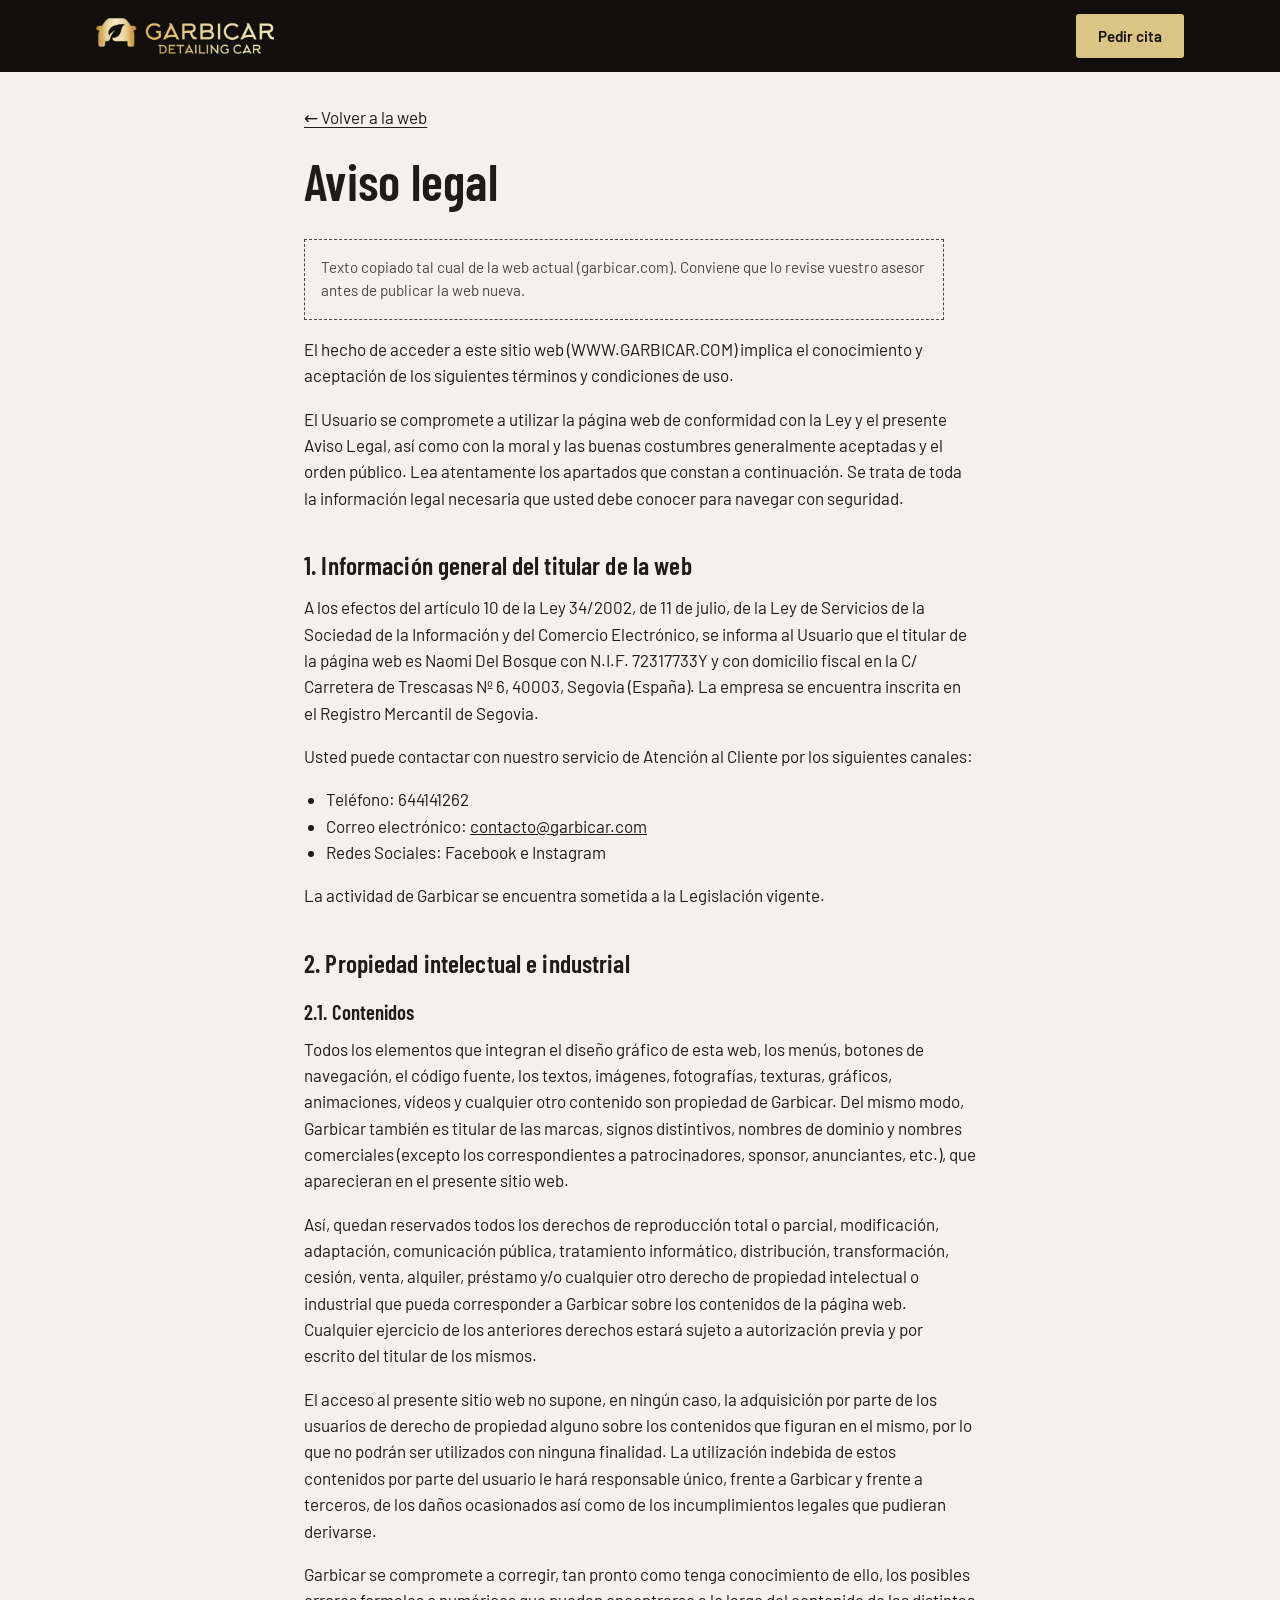
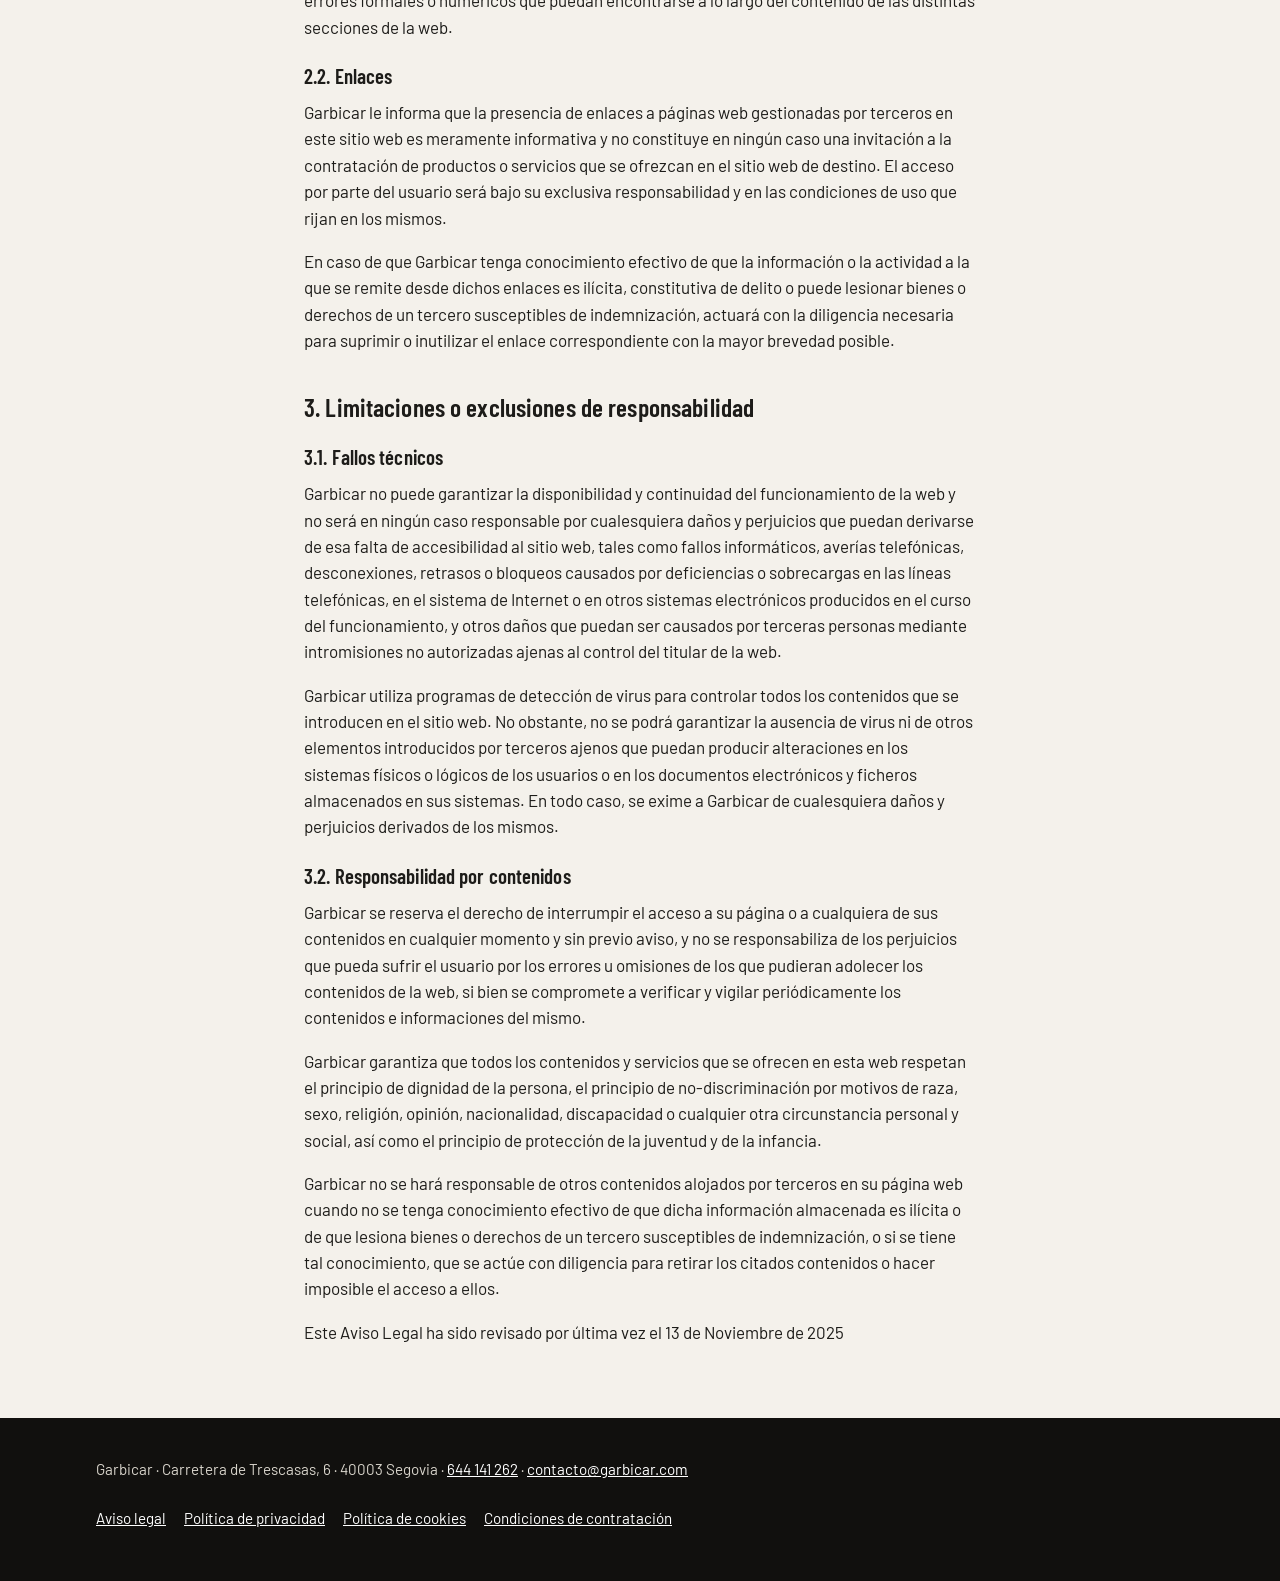
<file: garbicar/web/aviso-legal.html>
<!doctype html>
<html lang="es">
<head>
<meta charset="utf-8">
<meta name="viewport" content="width=device-width, initial-scale=1">
<title>Aviso legal · Garbicar</title>
<meta name="description" content="Aviso legal de Garbicar, taller de detailing en Segovia.">
<meta name="robots" content="noindex, follow">
<link rel="icon" href="favicon.ico" sizes="48x48">
<link rel="apple-touch-icon" href="apple-touch-icon.png">
<link rel="stylesheet" href="assets/css/estilos.css">
</head>
<body class="pagina-legal">
<a class="salto" href="#contenido">Saltar al contenido</a>
<header class="cabecera">
  <div class="cabecera__fila">
    <a class="cabecera__logo" href="index.html" aria-label="Garbicar, ir al inicio">
      <img src="assets/img/logo-garbicar.webp" width="520" height="105" alt="Garbicar · Detailing car">
    </a>
    <a class="boton boton--oro cabecera__cita" href="index.html#cita">Pedir cita</a>
  </div>
</header>
<main id="contenido" class="contenedor legal">
<p class="legal__volver"><a class="enlace" href="index.html">← Volver a la web</a></p>
<h1>Aviso legal</h1>
<p class="pendiente pendiente--bloque">Texto copiado tal cual de la web actual (garbicar.com). Conviene que lo revise vuestro asesor antes de publicar la web nueva.</p>
<p>El hecho de acceder a este sitio web (WWW.GARBICAR.COM) implica el conocimiento y aceptación de los siguientes términos y condiciones de uso.</p>
<p>El Usuario se compromete a utilizar la página web de conformidad con la Ley y el presente Aviso Legal, así como con la moral y las buenas costumbres generalmente aceptadas y el orden público. Lea atentamente los apartados que constan a continuación. Se trata de toda la información legal necesaria que usted debe conocer para navegar con seguridad.</p>
<h2>1. Información general del titular de la web</h2>
<p>A los efectos del artículo 10 de la Ley 34/2002, de 11 de julio, de la Ley de Servicios de la Sociedad de la Información y del Comercio Electrónico, se informa al Usuario que el titular de la página web es Naomi Del Bosque con N.I.F. 72317733Y y con domicilio fiscal en la C/ Carretera de Trescasas Nº 6, 40003, Segovia (España). La empresa se encuentra inscrita en el Registro Mercantil de Segovia.</p>
<p>Usted puede contactar con nuestro servicio de Atención al Cliente por los siguientes canales:</p>
<ul>
  <li>Teléfono: 644141262</li>
  <li>Correo electrónico: <a href="mailto:contacto@garbicar.com">contacto@garbicar.com</a></li>
  <li>Redes Sociales: Facebook e Instagram</li>
</ul>
<p>La actividad de Garbicar se encuentra sometida a la Legislación vigente.</p>
<h2>2. Propiedad intelectual e industrial</h2>
<h3>2.1. Contenidos</h3>
<p>Todos los elementos que integran el diseño gráfico de esta web, los menús, botones de navegación, el código fuente, los textos, imágenes, fotografías, texturas, gráficos, animaciones, vídeos y cualquier otro contenido son propiedad de Garbicar. Del mismo modo, Garbicar también es titular de las marcas, signos distintivos, nombres de dominio y nombres comerciales (excepto los correspondientes a patrocinadores, sponsor, anunciantes, etc.), que aparecieran en el presente sitio web.</p>
<p>Así, quedan reservados todos los derechos de reproducción total o parcial, modificación, adaptación, comunicación pública, tratamiento informático, distribución, transformación, cesión, venta, alquiler, préstamo y/o cualquier otro derecho de propiedad intelectual o industrial que pueda corresponder a Garbicar sobre los contenidos de la página web. Cualquier ejercicio de los anteriores derechos estará sujeto a autorización previa y por escrito del titular de los mismos.</p>
<p>El acceso al presente sitio web no supone, en ningún caso, la adquisición por parte de los usuarios de derecho de propiedad alguno sobre los contenidos que figuran en el mismo, por lo que no podrán ser utilizados con ninguna finalidad. La utilización indebida de estos contenidos por parte del usuario le hará responsable único, frente a Garbicar y frente a terceros, de los daños ocasionados así como de los incumplimientos legales que pudieran derivarse.</p>
<p>Garbicar se compromete a corregir, tan pronto como tenga conocimiento de ello, los posibles errores formales o numéricos que puedan encontrarse a lo largo del contenido de las distintas secciones de la web.</p>
<h3>2.2. Enlaces</h3>
<p>Garbicar le informa que la presencia de enlaces a páginas web gestionadas por terceros en este sitio web es meramente informativa y no constituye en ningún caso una invitación a la contratación de productos o servicios que se ofrezcan en el sitio web de destino. El acceso por parte del usuario será bajo su exclusiva responsabilidad y en las condiciones de uso que rijan en los mismos.</p>
<p>En caso de que Garbicar tenga conocimiento efectivo de que la información o la actividad a la que se remite desde dichos enlaces es ilícita, constitutiva de delito o puede lesionar bienes o derechos de un tercero susceptibles de indemnización, actuará con la diligencia necesaria para suprimir o inutilizar el enlace correspondiente con la mayor brevedad posible.</p>
<h2>3. Limitaciones o exclusiones de responsabilidad</h2>
<h3>3.1. Fallos técnicos</h3>
<p>Garbicar no puede garantizar la disponibilidad y continuidad del funcionamiento de la web y no será en ningún caso responsable por cualesquiera daños y perjuicios que puedan derivarse de esa falta de accesibilidad al sitio web, tales como fallos informáticos, averías telefónicas, desconexiones, retrasos o bloqueos causados por deficiencias o sobrecargas en las líneas telefónicas, en el sistema de Internet o en otros sistemas electrónicos producidos en el curso del funcionamiento, y otros daños que puedan ser causados por terceras personas mediante intromisiones no autorizadas ajenas al control del titular de la web.</p>
<p>Garbicar utiliza programas de detección de virus para controlar todos los contenidos que se introducen en el sitio web. No obstante, no se podrá garantizar la ausencia de virus ni de otros elementos introducidos por terceros ajenos que puedan producir alteraciones en los sistemas físicos o lógicos de los usuarios o en los documentos electrónicos y ficheros almacenados en sus sistemas. En todo caso, se exime a Garbicar de cualesquiera daños y perjuicios derivados de los mismos.</p>
<h3>3.2. Responsabilidad por contenidos</h3>
<p>Garbicar se reserva el derecho de interrumpir el acceso a su página o a cualquiera de sus contenidos en cualquier momento y sin previo aviso, y no se responsabiliza de los perjuicios que pueda sufrir el usuario por los errores u omisiones de los que pudieran adolecer los contenidos de la web, si bien se compromete a verificar y vigilar periódicamente los contenidos e informaciones del mismo.</p>
<p>Garbicar garantiza que todos los contenidos y servicios que se ofrecen en esta web respetan el principio de dignidad de la persona, el principio de no-discriminación por motivos de raza, sexo, religión, opinión, nacionalidad, discapacidad o cualquier otra circunstancia personal y social, así como el principio de protección de la juventud y de la infancia.</p>
<p>Garbicar no se hará responsable de otros contenidos alojados por terceros en su página web cuando no se tenga conocimiento efectivo de que dicha información almacenada es ilícita o de que lesiona bienes o derechos de un tercero susceptibles de indemnización, o si se tiene tal conocimiento, que se actúe con diligencia para retirar los citados contenidos o hacer imposible el acceso a ellos.</p>
<p>Este Aviso Legal ha sido revisado por última vez el 13 de Noviembre de 2025</p>
</main>
<footer class="pie">
  <div class="contenedor">
    <p>Garbicar · Carretera de Trescasas, 6 · 40003 Segovia · <a href="tel:+34644141262">644 141 262</a> · <a href="mailto:contacto@garbicar.com">contacto@garbicar.com</a></p>
    <ul class="pie__legal">
      <li><a href="aviso-legal.html">Aviso legal</a></li>
      <li><a href="politica-privacidad.html">Política de privacidad</a></li>
      <li><a href="politica-cookies.html">Política de cookies</a></li>
      <li><a href="condiciones-contratacion.html">Condiciones de contratación</a></li>
    </ul>
  </div>
</footer>
</body>
</html>
</file>
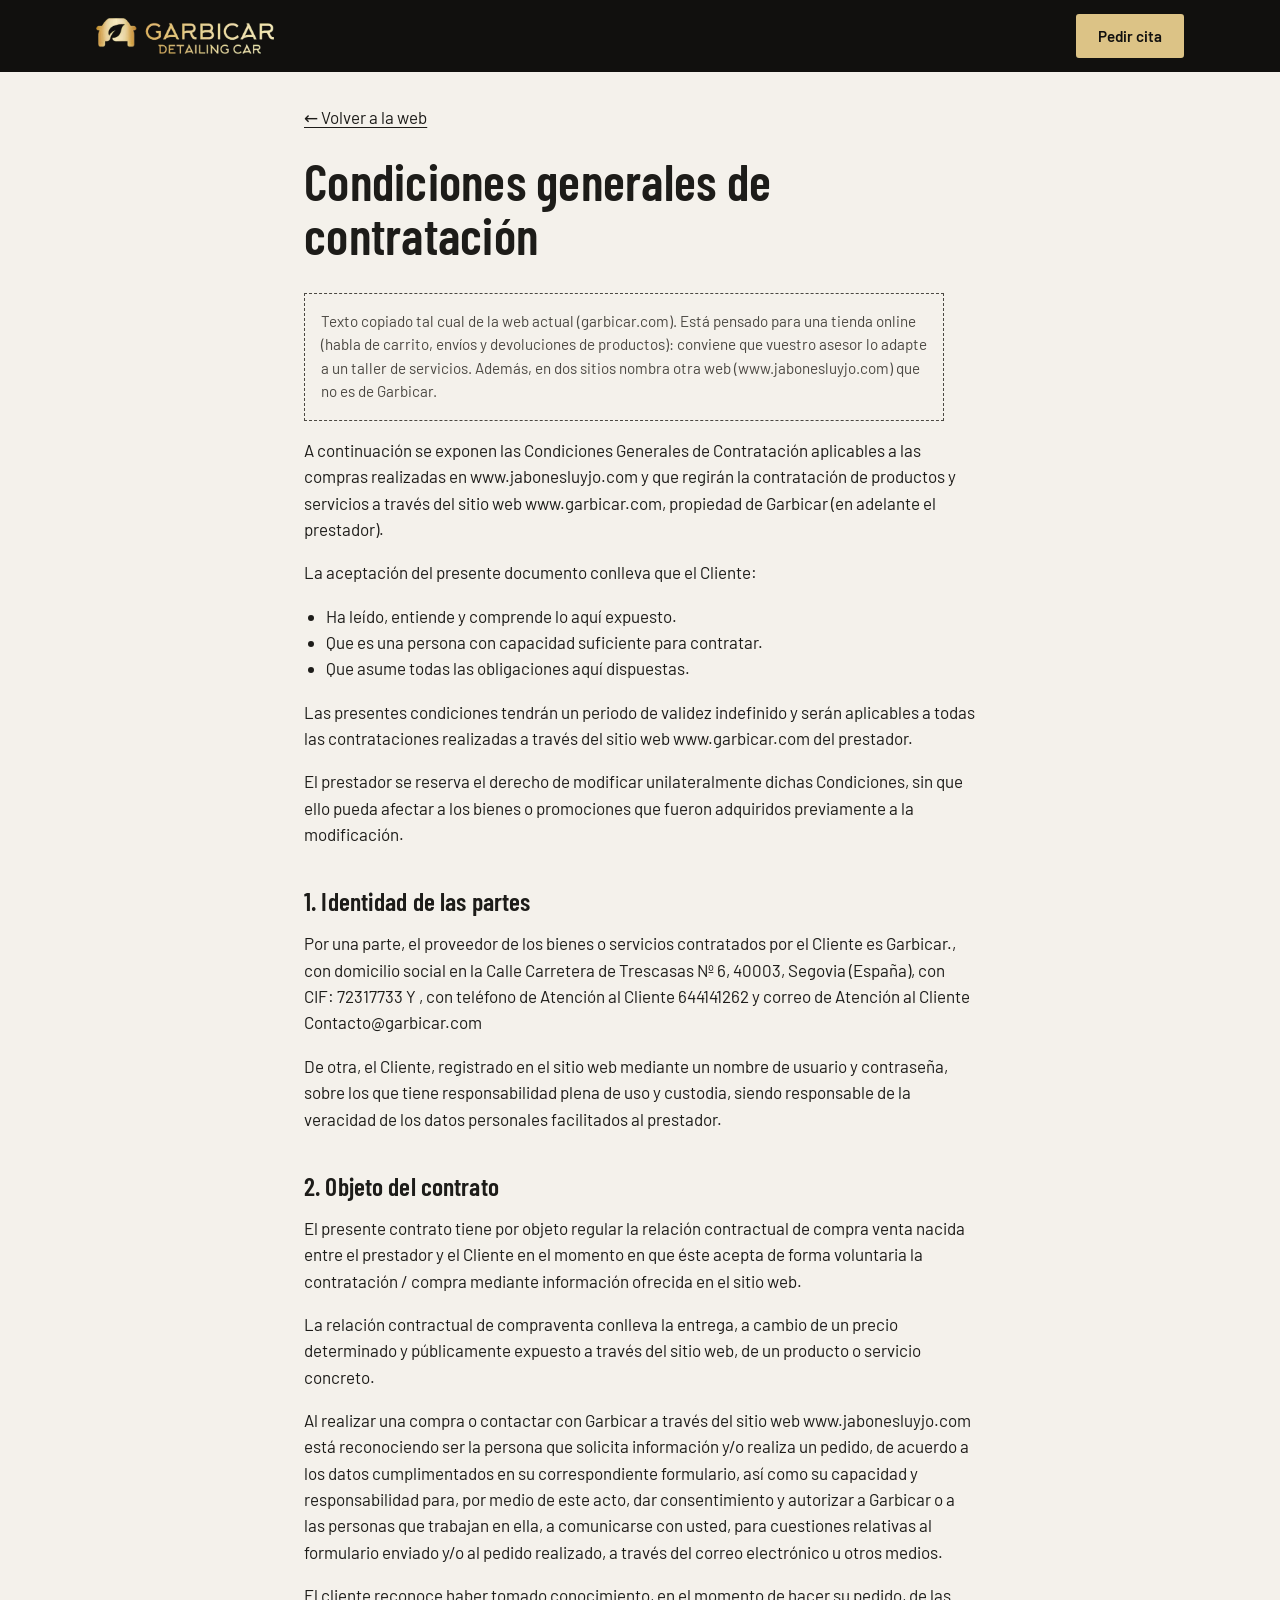
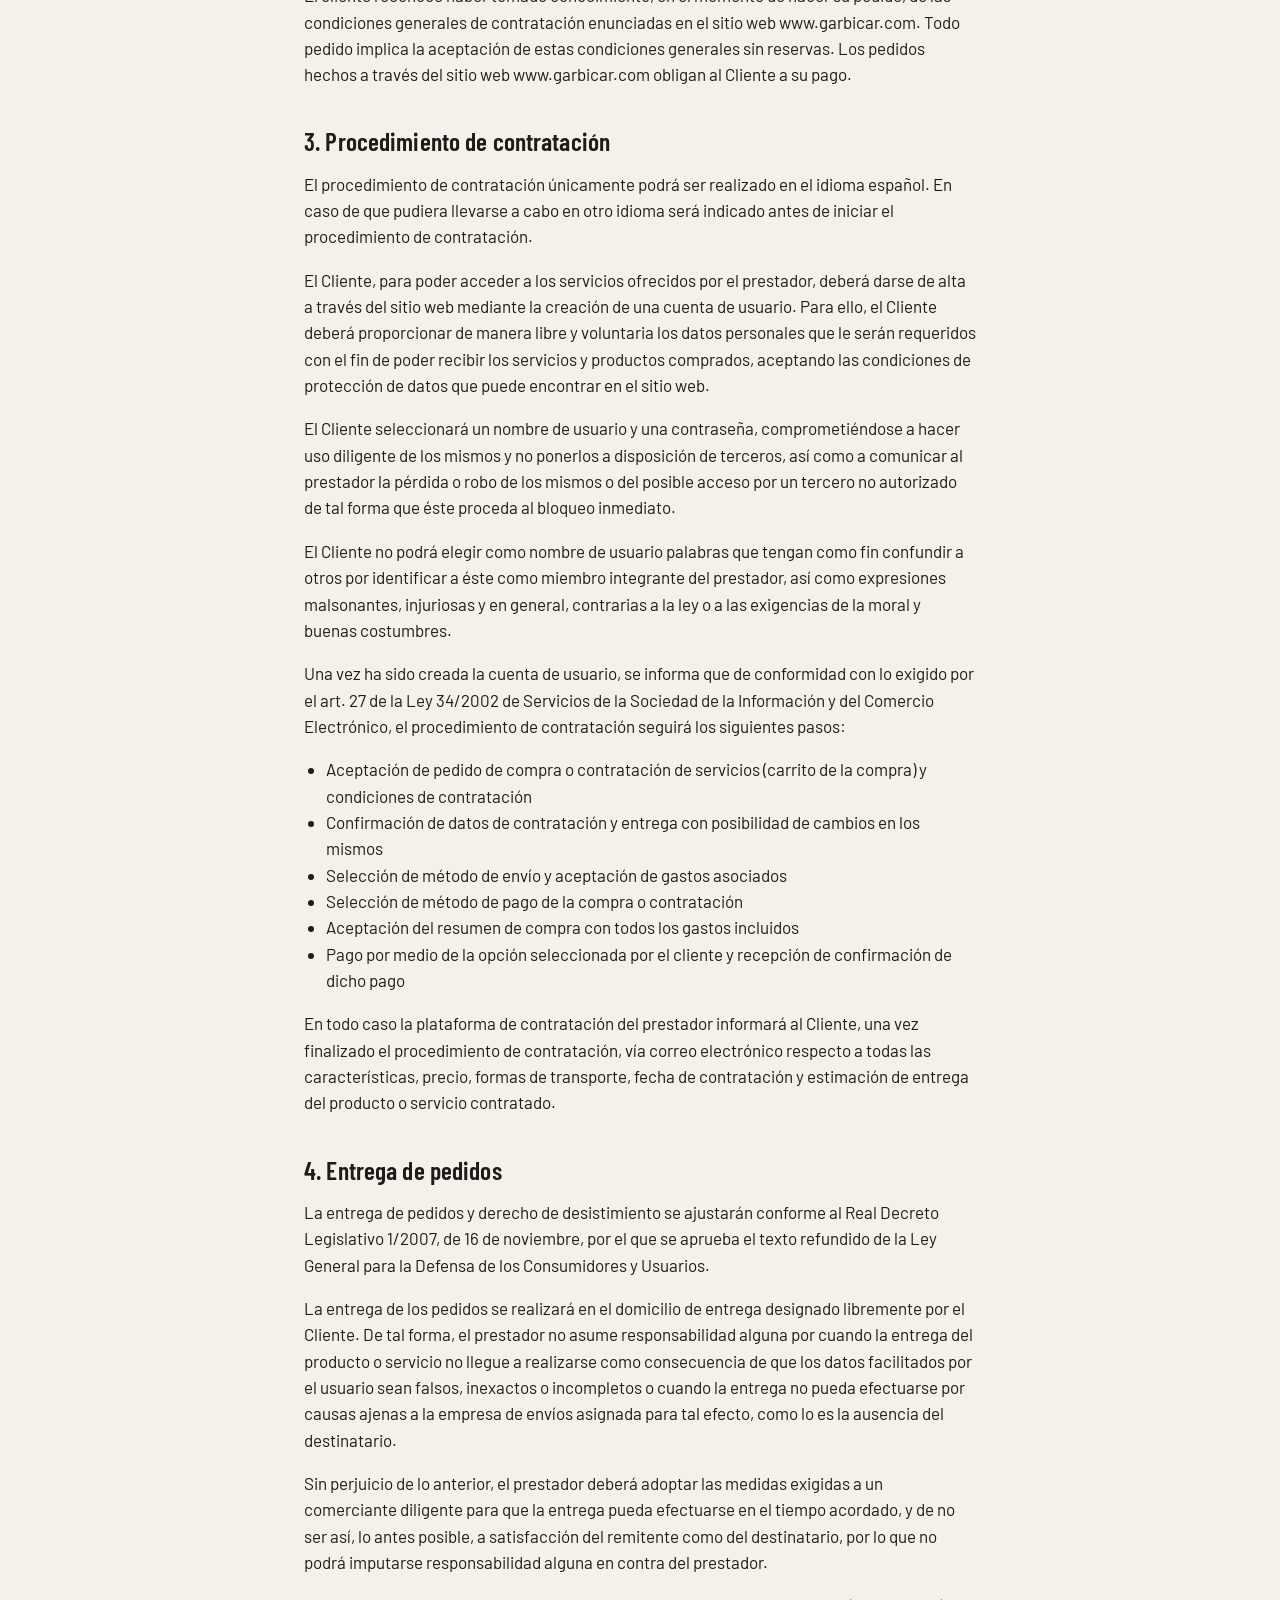
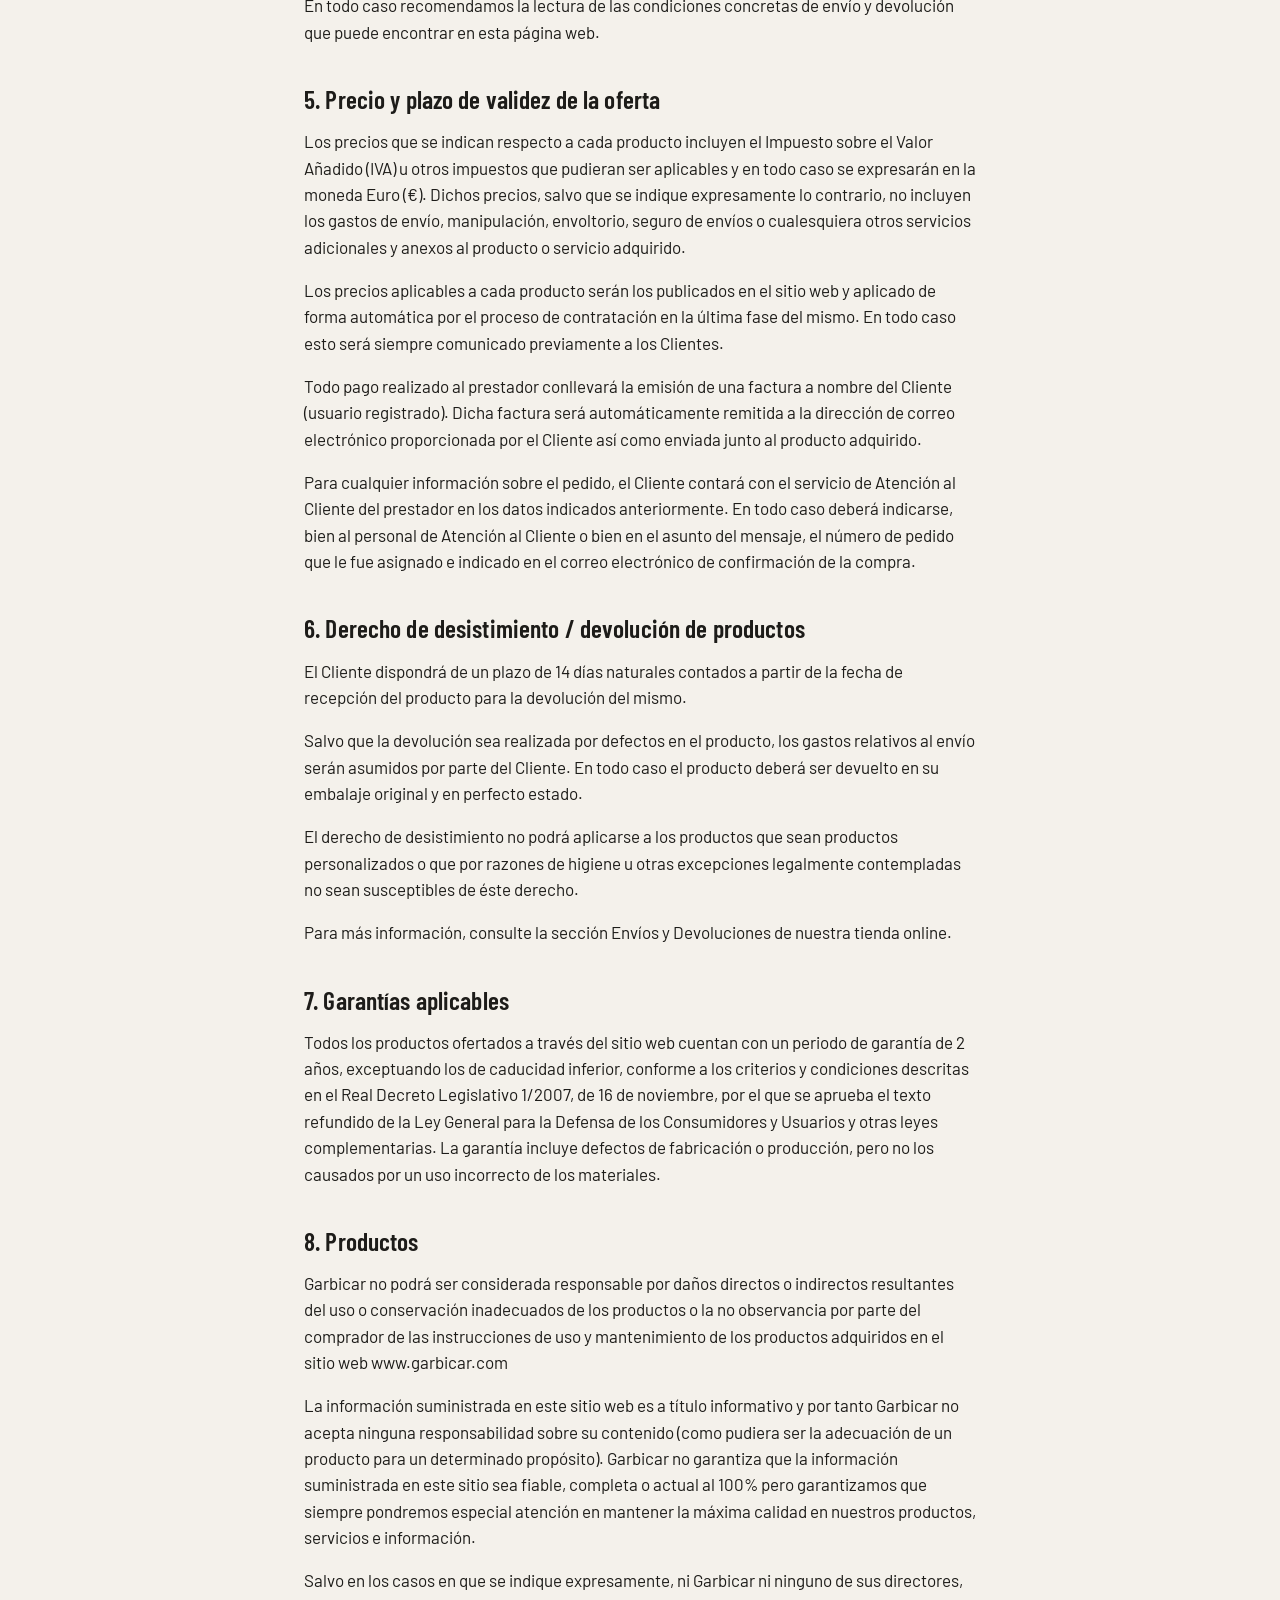
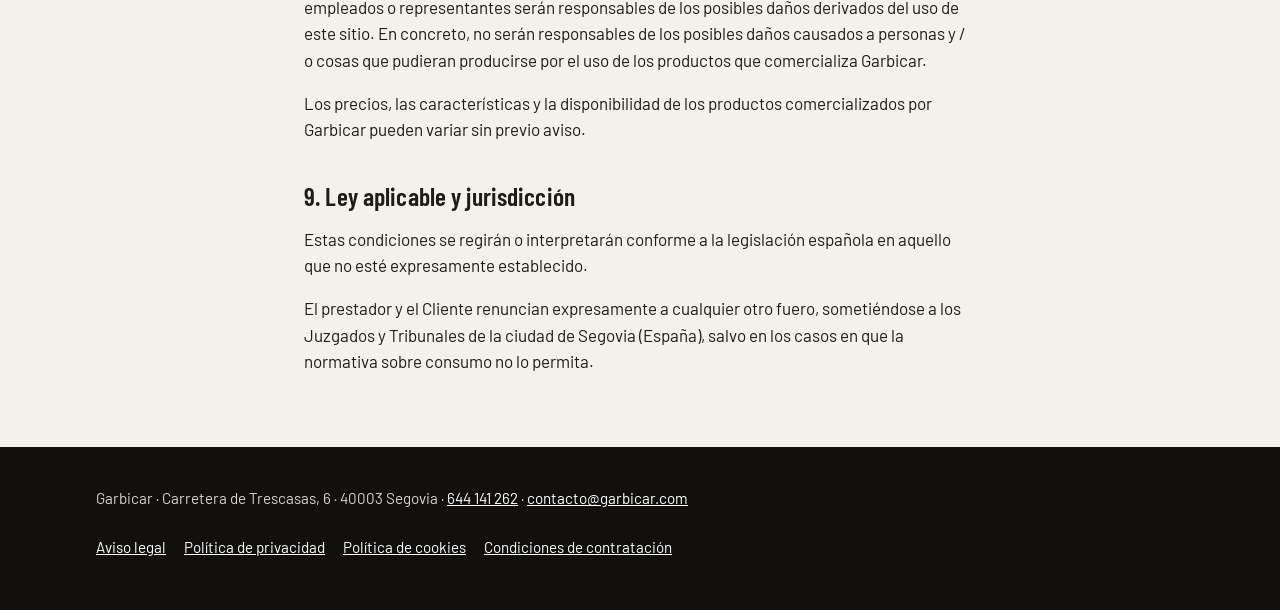
<file: garbicar/web/condiciones-contratacion.html>
<!doctype html>
<html lang="es">
<head>
<meta charset="utf-8">
<meta name="viewport" content="width=device-width, initial-scale=1">
<title>Condiciones generales de contratación · Garbicar</title>
<meta name="description" content="Condiciones generales de contratación de Garbicar.">
<meta name="robots" content="noindex, follow">
<link rel="icon" href="favicon.ico" sizes="48x48">
<link rel="apple-touch-icon" href="apple-touch-icon.png">
<link rel="stylesheet" href="assets/css/estilos.css">
</head>
<body class="pagina-legal">
<a class="salto" href="#contenido">Saltar al contenido</a>
<header class="cabecera">
  <div class="cabecera__fila">
    <a class="cabecera__logo" href="index.html" aria-label="Garbicar, ir al inicio">
      <img src="assets/img/logo-garbicar.webp" width="520" height="105" alt="Garbicar · Detailing car">
    </a>
    <a class="boton boton--oro cabecera__cita" href="index.html#cita">Pedir cita</a>
  </div>
</header>
<main id="contenido" class="contenedor legal">
<p class="legal__volver"><a class="enlace" href="index.html">← Volver a la web</a></p>
<h1>Condiciones generales de contratación</h1>
<p class="pendiente pendiente--bloque">Texto copiado tal cual de la web actual (garbicar.com). Está pensado para una tienda online (habla de carrito, envíos y devoluciones de productos): conviene que vuestro asesor lo adapte a un taller de servicios. Además, en dos sitios nombra otra web (www.jabonesluyjo.com) que no es de Garbicar.</p>
<p>A continuación se exponen las Condiciones Generales de Contratación aplicables a las compras realizadas en www.jabonesluyjo.com y que regirán la contratación de productos y servicios a través del sitio web www.garbicar.com, propiedad de Garbicar (en adelante el prestador).</p>
<p>La aceptación del presente documento conlleva que el Cliente:</p>
<ul>
  <li>Ha leído, entiende y comprende lo aquí expuesto.</li>
  <li>Que es una persona con capacidad suficiente para contratar.</li>
  <li>Que asume todas las obligaciones aquí dispuestas.</li>
</ul>
<p>Las presentes condiciones tendrán un periodo de validez indefinido y serán aplicables a todas las contrataciones realizadas a través del sitio web www.garbicar.com del prestador.</p>
<p>El prestador se reserva el derecho de modificar unilateralmente dichas Condiciones, sin que ello pueda afectar a los bienes o promociones que fueron adquiridos previamente a la modificación.</p>
<h2>1. Identidad de las partes</h2>
<p>Por una parte, el proveedor de los bienes o servicios contratados por el Cliente es Garbicar., con domicilio social en la Calle Carretera de Trescasas Nº 6, 40003, Segovia (España), con CIF: 72317733 Y , con teléfono de Atención al Cliente 644141262 y correo de Atención al Cliente Contacto@garbicar.com</p>
<p>De otra, el Cliente, registrado en el sitio web mediante un nombre de usuario y contraseña, sobre los que tiene responsabilidad plena de uso y custodia, siendo responsable de la veracidad de los datos personales facilitados al prestador.</p>
<h2>2. Objeto del contrato</h2>
<p>El presente contrato tiene por objeto regular la relación contractual de compra venta nacida entre el prestador y el Cliente en el momento en que éste acepta de forma voluntaria la contratación / compra mediante información ofrecida en el sitio web.</p>
<p>La relación contractual de compraventa conlleva la entrega, a cambio de un precio determinado y públicamente expuesto a través del sitio web, de un producto o servicio concreto.</p>
<p>Al realizar una compra o contactar con Garbicar a través del sitio web www.jabonesluyjo.com está reconociendo ser la persona que solicita información y/o realiza un pedido, de acuerdo a los datos cumplimentados en su correspondiente formulario, así como su capacidad y responsabilidad para, por medio de este acto, dar consentimiento y autorizar a Garbicar o a las personas que trabajan en ella, a comunicarse con usted, para cuestiones relativas al formulario enviado y/o al pedido realizado, a través del correo electrónico u otros medios.</p>
<p>El cliente reconoce haber tomado conocimiento, en el momento de hacer su pedido, de las condiciones generales de contratación enunciadas en el sitio web www.garbicar.com. Todo pedido implica la aceptación de estas condiciones generales sin reservas. Los pedidos hechos a través del sitio web www.garbicar.com obligan al Cliente a su pago.</p>
<h2>3. Procedimiento de contratación</h2>
<p>El procedimiento de contratación únicamente podrá ser realizado en el idioma español. En caso de que pudiera llevarse a cabo en otro idioma será indicado antes de iniciar el procedimiento de contratación.</p>
<p>El Cliente, para poder acceder a los servicios ofrecidos por el prestador, deberá darse de alta a través del sitio web mediante la creación de una cuenta de usuario. Para ello, el Cliente deberá proporcionar de manera libre y voluntaria los datos personales que le serán requeridos con el fin de poder recibir los servicios y productos comprados, aceptando las condiciones de protección de datos que puede encontrar en el sitio web.</p>
<p>El Cliente seleccionará un nombre de usuario y una contraseña, comprometiéndose a hacer uso diligente de los mismos y no ponerlos a disposición de terceros, así como a comunicar al prestador la pérdida o robo de los mismos o del posible acceso por un tercero no autorizado de tal forma que éste proceda al bloqueo inmediato.</p>
<p>El Cliente no podrá elegir como nombre de usuario palabras que tengan como fin confundir a otros por identificar a éste como miembro integrante del prestador, así como expresiones malsonantes, injuriosas y en general, contrarias a la ley o a las exigencias de la moral y buenas costumbres.</p>
<p>Una vez ha sido creada la cuenta de usuario, se informa que de conformidad con lo exigido por el art. 27 de la Ley 34/2002 de Servicios de la Sociedad de la Información y del Comercio Electrónico, el procedimiento de contratación seguirá los siguientes pasos:</p>
<ul>
  <li>Aceptación de pedido de compra o contratación de servicios (carrito de la compra) y condiciones de contratación</li>
  <li>Confirmación de datos de contratación y entrega con posibilidad de cambios en los mismos</li>
  <li>Selección de método de envío y aceptación de gastos asociados</li>
  <li>Selección de método de pago de la compra o contratación</li>
  <li>Aceptación del resumen de compra con todos los gastos incluidos</li>
  <li>Pago por medio de la opción seleccionada por el cliente y recepción de confirmación de dicho pago</li>
</ul>
<p>En todo caso la plataforma de contratación del prestador informará al Cliente, una vez finalizado el procedimiento de contratación, vía correo electrónico respecto a todas las características, precio, formas de transporte, fecha de contratación y estimación de entrega del producto o servicio contratado.</p>
<h2>4. Entrega de pedidos</h2>
<p>La entrega de pedidos y derecho de desistimiento se ajustarán conforme al Real Decreto Legislativo 1/2007, de 16 de noviembre, por el que se aprueba el texto refundido de la Ley General para la Defensa de los Consumidores y Usuarios.</p>
<p>La entrega de los pedidos se realizará en el domicilio de entrega designado libremente por el Cliente. De tal forma, el prestador no asume responsabilidad alguna por cuando la entrega del producto o servicio no llegue a realizarse como consecuencia de que los datos facilitados por el usuario sean falsos, inexactos o incompletos o cuando la entrega no pueda efectuarse por causas ajenas a la empresa de envíos asignada para tal efecto, como lo es la ausencia del destinatario.</p>
<p>Sin perjuicio de lo anterior, el prestador deberá adoptar las medidas exigidas a un comerciante diligente para que la entrega pueda efectuarse en el tiempo acordado, y de no ser así, lo antes posible, a satisfacción del remitente como del destinatario, por lo que no podrá imputarse responsabilidad alguna en contra del prestador.</p>
<p>En todo caso recomendamos la lectura de las condiciones concretas de envío y devolución que puede encontrar en esta página web.</p>
<h2>5. Precio y plazo de validez de la oferta</h2>
<p>Los precios que se indican respecto a cada producto incluyen el Impuesto sobre el Valor Añadido (IVA) u otros impuestos que pudieran ser aplicables y en todo caso se expresarán en la moneda Euro (€). Dichos precios, salvo que se indique expresamente lo contrario, no incluyen los gastos de envío, manipulación, envoltorio, seguro de envíos o cualesquiera otros servicios adicionales y anexos al producto o servicio adquirido.</p>
<p>Los precios aplicables a cada producto serán los publicados en el sitio web y aplicado de forma automática por el proceso de contratación en la última fase del mismo. En todo caso esto será siempre comunicado previamente a los Clientes.</p>
<p>Todo pago realizado al prestador conllevará la emisión de una factura a nombre del Cliente (usuario registrado). Dicha factura será automáticamente remitida a la dirección de correo electrónico proporcionada por el Cliente así como enviada junto al producto adquirido.</p>
<p>Para cualquier información sobre el pedido, el Cliente contará con el servicio de Atención al Cliente del prestador en los datos indicados anteriormente. En todo caso deberá indicarse, bien al personal de Atención al Cliente o bien en el asunto del mensaje, el número de pedido que le fue asignado e indicado en el correo electrónico de confirmación de la compra.</p>
<h2>6. Derecho de desistimiento / devolución de productos</h2>
<p>El Cliente dispondrá de un plazo de 14 días naturales contados a partir de la fecha de recepción del producto para la devolución del mismo.</p>
<p>Salvo que la devolución sea realizada por defectos en el producto, los gastos relativos al envío serán asumidos por parte del Cliente. En todo caso el producto deberá ser devuelto en su embalaje original y en perfecto estado.</p>
<p>El derecho de desistimiento no podrá aplicarse a los productos que sean productos personalizados o que por razones de higiene u otras excepciones legalmente contempladas no sean susceptibles de éste derecho.</p>
<p>Para más información, consulte la sección Envíos y Devoluciones de nuestra tienda online.</p>
<h2>7. Garantías aplicables</h2>
<p>Todos los productos ofertados a través del sitio web cuentan con un periodo de garantía de 2 años, exceptuando los de caducidad inferior, conforme a los criterios y condiciones descritas en el Real Decreto Legislativo 1/2007, de 16 de noviembre, por el que se aprueba el texto refundido de la Ley General para la Defensa de los Consumidores y Usuarios y otras leyes complementarias. La garantía incluye defectos de fabricación o producción, pero no los causados por un uso incorrecto de los materiales.</p>
<h2>8. Productos</h2>
<p>Garbicar no podrá ser considerada responsable por daños directos o indirectos resultantes del uso o conservación inadecuados de los productos o la no observancia por parte del comprador de las instrucciones de uso y mantenimiento de los productos adquiridos en el sitio web www.garbicar.com</p>
<p>La información suministrada en este sitio web es a título informativo y por tanto Garbicar no acepta ninguna responsabilidad sobre su contenido (como pudiera ser la adecuación de un producto para un determinado propósito). Garbicar no garantiza que la información suministrada en este sitio sea fiable, completa o actual al 100% pero garantizamos que siempre pondremos especial atención en mantener la máxima calidad en nuestros productos, servicios e información.</p>
<p>Salvo en los casos en que se indique expresamente, ni Garbicar ni ninguno de sus directores, empleados o representantes serán responsables de los posibles daños derivados del uso de este sitio. En concreto, no serán responsables de los posibles daños causados a personas y / o cosas que pudieran producirse por el uso de los productos que comercializa Garbicar.</p>
<p>Los precios, las características y la disponibilidad de los productos comercializados por Garbicar pueden variar sin previo aviso.</p>
<h2>9. Ley aplicable y jurisdicción</h2>
<p>Estas condiciones se regirán o interpretarán conforme a la legislación española en aquello que no esté expresamente establecido.</p>
<p>El prestador y el Cliente renuncian expresamente a cualquier otro fuero, sometiéndose a los Juzgados y Tribunales de la ciudad de Segovia (España), salvo en los casos en que la normativa sobre consumo no lo permita.</p>
</main>
<footer class="pie">
  <div class="contenedor">
    <p>Garbicar · Carretera de Trescasas, 6 · 40003 Segovia · <a href="tel:+34644141262">644 141 262</a> · <a href="mailto:contacto@garbicar.com">contacto@garbicar.com</a></p>
    <ul class="pie__legal">
      <li><a href="aviso-legal.html">Aviso legal</a></li>
      <li><a href="politica-privacidad.html">Política de privacidad</a></li>
      <li><a href="politica-cookies.html">Política de cookies</a></li>
      <li><a href="condiciones-contratacion.html">Condiciones de contratación</a></li>
    </ul>
  </div>
</footer>
</body>
</html>
</file>
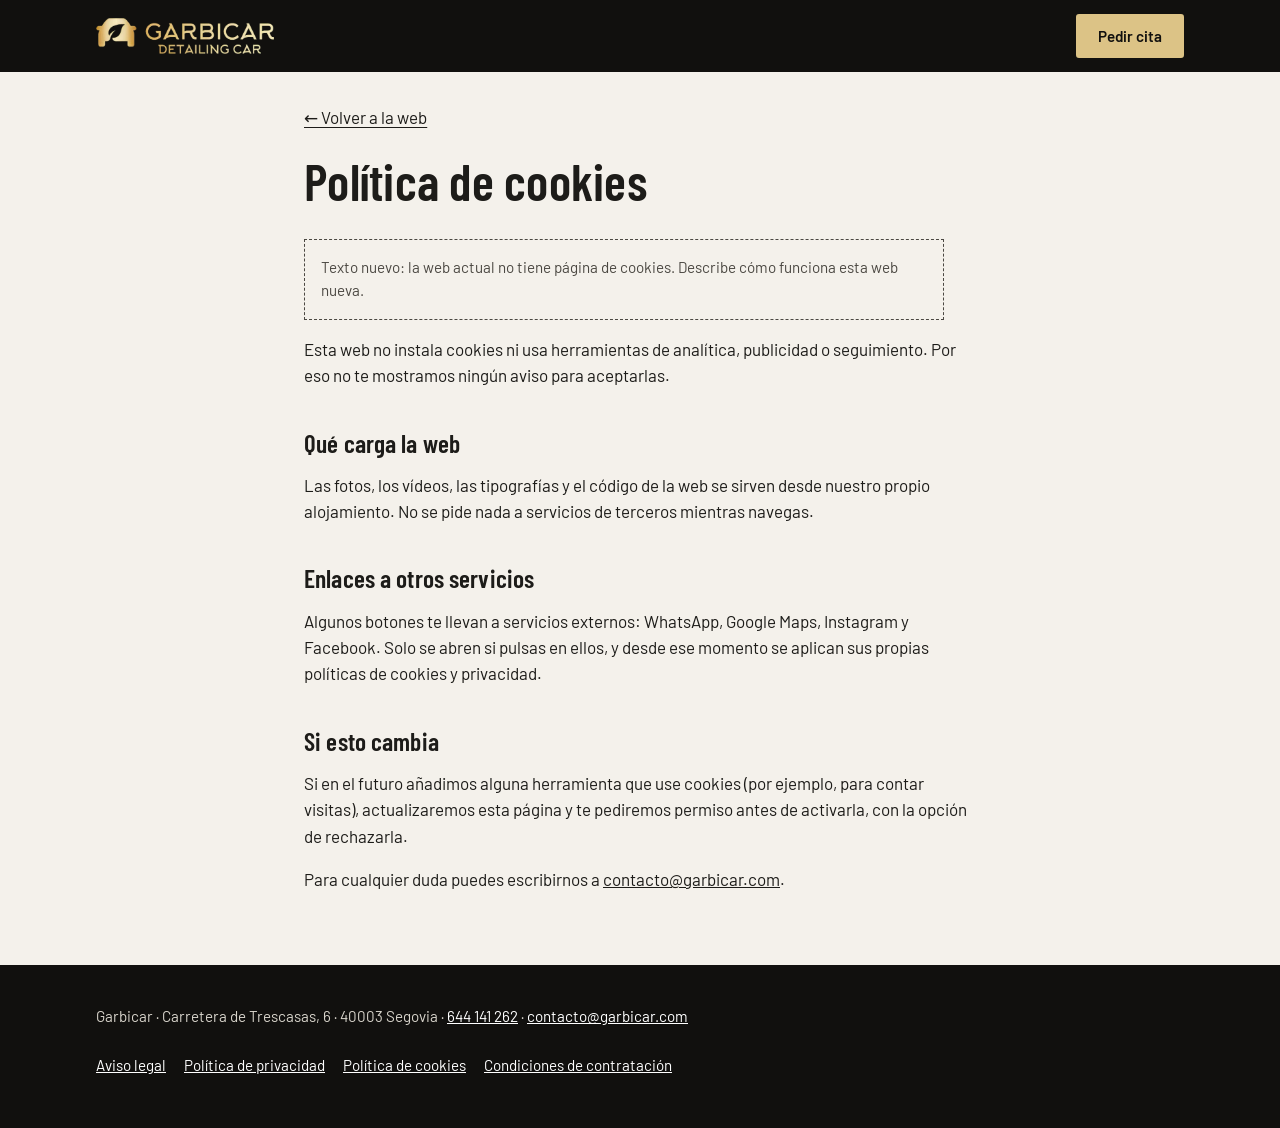
<file: garbicar/web/politica-cookies.html>
<!doctype html>
<html lang="es">
<head>
<meta charset="utf-8">
<meta name="viewport" content="width=device-width, initial-scale=1">
<title>Política de cookies · Garbicar</title>
<meta name="description" content="Política de cookies de Garbicar: esta web no usa cookies.">
<meta name="robots" content="noindex, follow">
<link rel="icon" href="favicon.ico" sizes="48x48">
<link rel="apple-touch-icon" href="apple-touch-icon.png">
<link rel="stylesheet" href="assets/css/estilos.css">
</head>
<body class="pagina-legal">
<a class="salto" href="#contenido">Saltar al contenido</a>
<header class="cabecera">
  <div class="cabecera__fila">
    <a class="cabecera__logo" href="index.html" aria-label="Garbicar, ir al inicio">
      <img src="assets/img/logo-garbicar.webp" width="520" height="105" alt="Garbicar · Detailing car">
    </a>
    <a class="boton boton--oro cabecera__cita" href="index.html#cita">Pedir cita</a>
  </div>
</header>
<main id="contenido" class="contenedor legal">
<p class="legal__volver"><a class="enlace" href="index.html">← Volver a la web</a></p>
<h1>Política de cookies</h1>
<p class="pendiente pendiente--bloque">Texto nuevo: la web actual no tiene página de cookies. Describe cómo funciona esta web nueva.</p>
<p>Esta web no instala cookies ni usa herramientas de analítica, publicidad o seguimiento. Por eso no te mostramos ningún aviso para aceptarlas.</p>
<h2>Qué carga la web</h2>
<p>Las fotos, los vídeos, las tipografías y el código de la web se sirven desde nuestro propio alojamiento. No se pide nada a servicios de terceros mientras navegas.</p>
<h2>Enlaces a otros servicios</h2>
<p>Algunos botones te llevan a servicios externos: WhatsApp, Google Maps, Instagram y Facebook. Solo se abren si pulsas en ellos, y desde ese momento se aplican sus propias políticas de cookies y privacidad.</p>
<h2>Si esto cambia</h2>
<p>Si en el futuro añadimos alguna herramienta que use cookies (por ejemplo, para contar visitas), actualizaremos esta página y te pediremos permiso antes de activarla, con la opción de rechazarla.</p>
<p>Para cualquier duda puedes escribirnos a <a href="mailto:contacto@garbicar.com">contacto@garbicar.com</a>.</p>
</main>
<footer class="pie">
  <div class="contenedor">
    <p>Garbicar · Carretera de Trescasas, 6 · 40003 Segovia · <a href="tel:+34644141262">644 141 262</a> · <a href="mailto:contacto@garbicar.com">contacto@garbicar.com</a></p>
    <ul class="pie__legal">
      <li><a href="aviso-legal.html">Aviso legal</a></li>
      <li><a href="politica-privacidad.html">Política de privacidad</a></li>
      <li><a href="politica-cookies.html">Política de cookies</a></li>
      <li><a href="condiciones-contratacion.html">Condiciones de contratación</a></li>
    </ul>
  </div>
</footer>
</body>
</html>
</file>
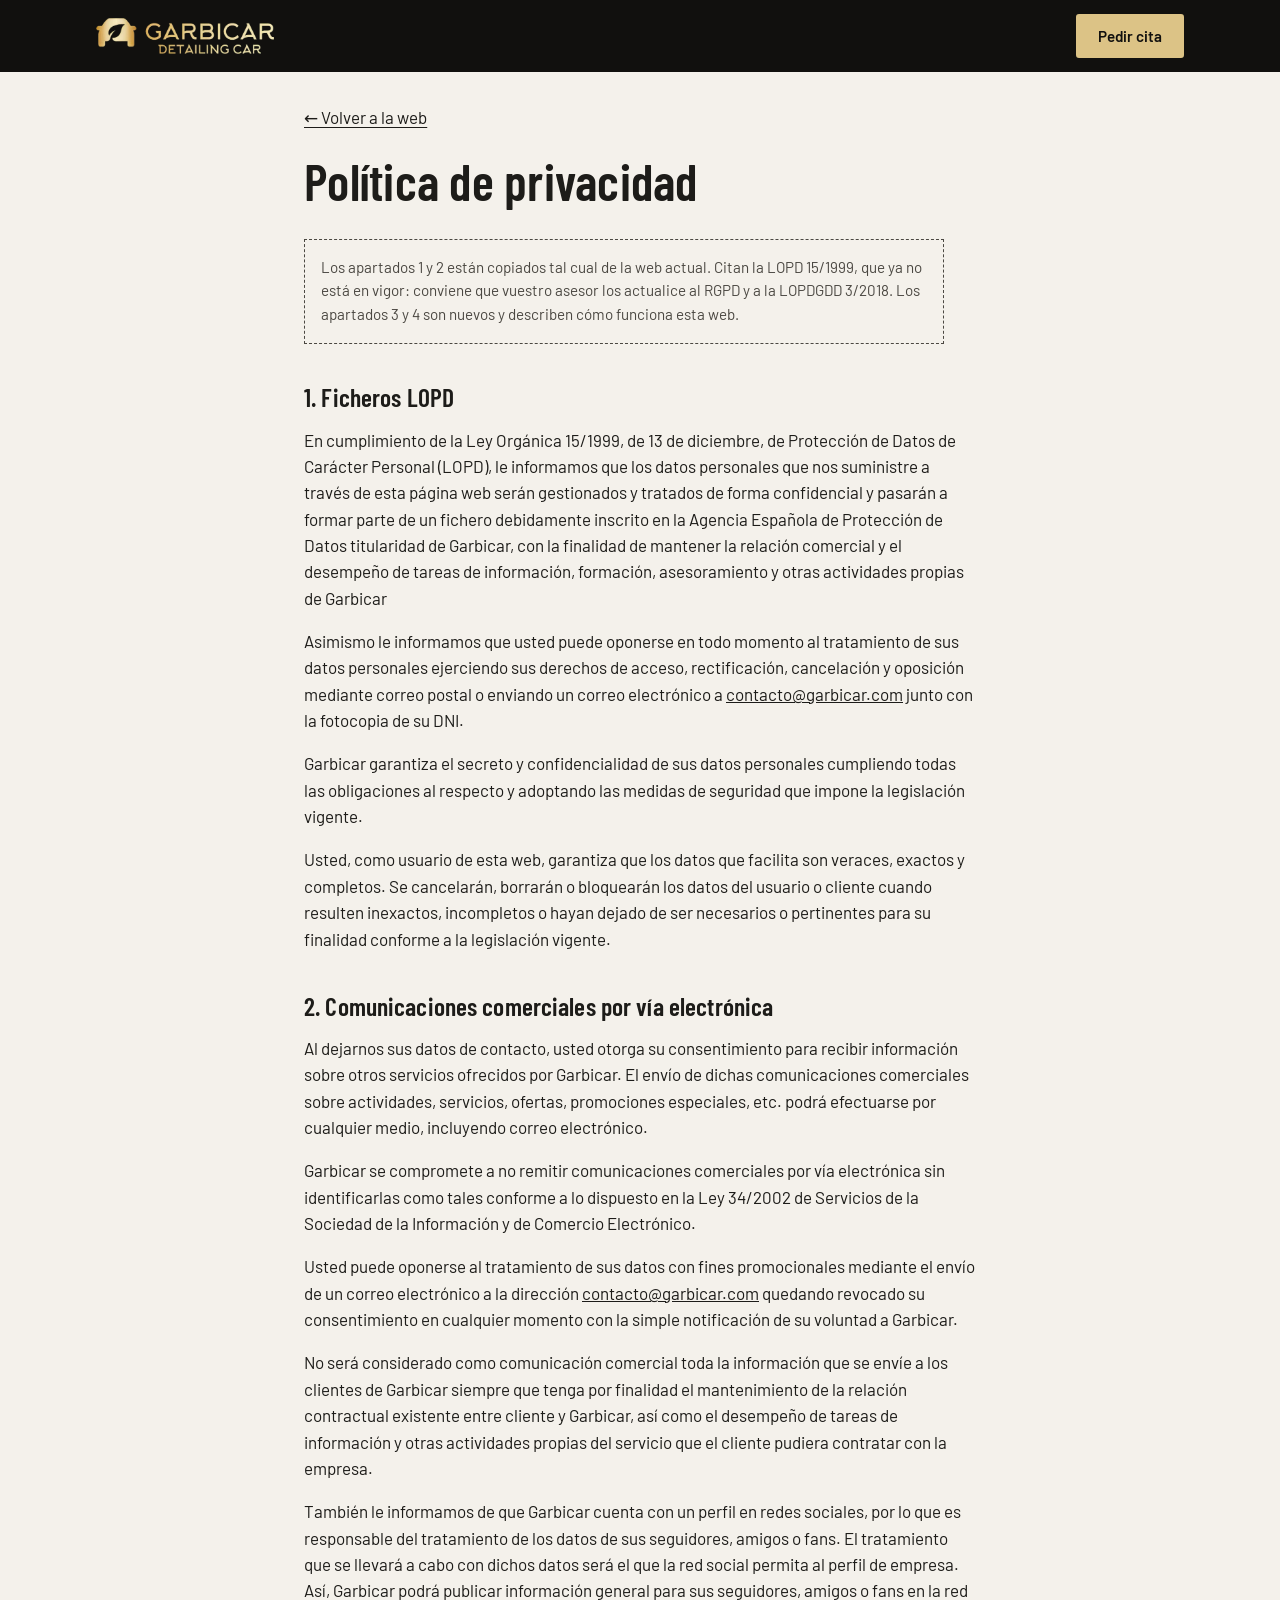
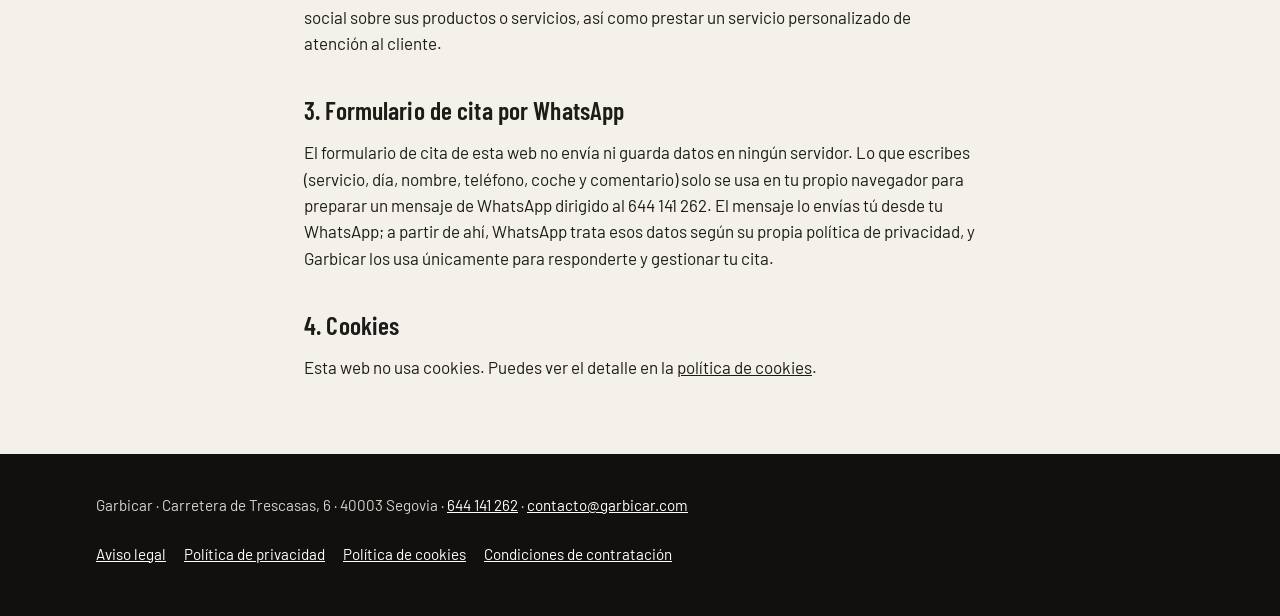
<file: garbicar/web/politica-privacidad.html>
<!doctype html>
<html lang="es">
<head>
<meta charset="utf-8">
<meta name="viewport" content="width=device-width, initial-scale=1">
<title>Política de privacidad · Garbicar</title>
<meta name="description" content="Política de privacidad de Garbicar.">
<meta name="robots" content="noindex, follow">
<link rel="icon" href="favicon.ico" sizes="48x48">
<link rel="apple-touch-icon" href="apple-touch-icon.png">
<link rel="stylesheet" href="assets/css/estilos.css">
</head>
<body class="pagina-legal">
<a class="salto" href="#contenido">Saltar al contenido</a>
<header class="cabecera">
  <div class="cabecera__fila">
    <a class="cabecera__logo" href="index.html" aria-label="Garbicar, ir al inicio">
      <img src="assets/img/logo-garbicar.webp" width="520" height="105" alt="Garbicar · Detailing car">
    </a>
    <a class="boton boton--oro cabecera__cita" href="index.html#cita">Pedir cita</a>
  </div>
</header>
<main id="contenido" class="contenedor legal">
<p class="legal__volver"><a class="enlace" href="index.html">← Volver a la web</a></p>
<h1>Política de privacidad</h1>
<p class="pendiente pendiente--bloque">Los apartados 1 y 2 están copiados tal cual de la web actual. Citan la LOPD 15/1999, que ya no está en vigor: conviene que vuestro asesor los actualice al RGPD y a la LOPDGDD 3/2018. Los apartados 3 y 4 son nuevos y describen cómo funciona esta web.</p>
<h2>1. Ficheros LOPD</h2>
<p>En cumplimiento de la Ley Orgánica 15/1999, de 13 de diciembre, de Protección de Datos de Carácter Personal (LOPD), le informamos que los datos personales que nos suministre a través de esta página web serán gestionados y tratados de forma confidencial y pasarán a formar parte de un fichero debidamente inscrito en la Agencia Española de Protección de Datos titularidad de Garbicar, con la finalidad de mantener la relación comercial y el desempeño de tareas de información, formación, asesoramiento y otras actividades propias de Garbicar</p>
<p>Asimismo le informamos que usted puede oponerse en todo momento al tratamiento de sus datos personales ejerciendo sus derechos de acceso, rectificación, cancelación y oposición mediante correo postal o enviando un correo electrónico a <a href="mailto:contacto@garbicar.com">contacto@garbicar.com</a> junto con la fotocopia de su DNI.</p>
<p>Garbicar garantiza el secreto y confidencialidad de sus datos personales cumpliendo todas las obligaciones al respecto y adoptando las medidas de seguridad que impone la legislación vigente.</p>
<p>Usted, como usuario de esta web, garantiza que los datos que facilita son veraces, exactos y completos. Se cancelarán, borrarán o bloquearán los datos del usuario o cliente cuando resulten inexactos, incompletos o hayan dejado de ser necesarios o pertinentes para su finalidad conforme a la legislación vigente.</p>
<h2>2. Comunicaciones comerciales por vía electrónica</h2>
<p>Al dejarnos sus datos de contacto, usted otorga su consentimiento para recibir información sobre otros servicios ofrecidos por Garbicar. El envío de dichas comunicaciones comerciales sobre actividades, servicios, ofertas, promociones especiales, etc. podrá efectuarse por cualquier medio, incluyendo correo electrónico.</p>
<p>Garbicar se compromete a no remitir comunicaciones comerciales por vía electrónica sin identificarlas como tales conforme a lo dispuesto en la Ley 34/2002 de Servicios de la Sociedad de la Información y de Comercio Electrónico.</p>
<p>Usted puede oponerse al tratamiento de sus datos con fines promocionales mediante el envío de un correo electrónico a la dirección <a href="mailto:contacto@garbicar.com">contacto@garbicar.com</a> quedando revocado su consentimiento en cualquier momento con la simple notificación de su voluntad a Garbicar.</p>
<p>No será considerado como comunicación comercial toda la información que se envíe a los clientes de Garbicar siempre que tenga por finalidad el mantenimiento de la relación contractual existente entre cliente y Garbicar, así como el desempeño de tareas de información y otras actividades propias del servicio que el cliente pudiera contratar con la empresa.</p>
<p>También le informamos de que Garbicar cuenta con un perfil en redes sociales, por lo que es responsable del tratamiento de los datos de sus seguidores, amigos o fans. El tratamiento que se llevará a cabo con dichos datos será el que la red social permita al perfil de empresa. Así, Garbicar podrá publicar información general para sus seguidores, amigos o fans en la red social sobre sus productos o servicios, así como prestar un servicio personalizado de atención al cliente.</p>
<h2>3. Formulario de cita por WhatsApp</h2>
<p>El formulario de cita de esta web no envía ni guarda datos en ningún servidor. Lo que escribes (servicio, día, nombre, teléfono, coche y comentario) solo se usa en tu propio navegador para preparar un mensaje de WhatsApp dirigido al 644 141 262. El mensaje lo envías tú desde tu WhatsApp; a partir de ahí, WhatsApp trata esos datos según su propia política de privacidad, y Garbicar los usa únicamente para responderte y gestionar tu cita.</p>
<h2>4. Cookies</h2>
<p>Esta web no usa cookies. Puedes ver el detalle en la <a href="politica-cookies.html">política de cookies</a>.</p>
</main>
<footer class="pie">
  <div class="contenedor">
    <p>Garbicar · Carretera de Trescasas, 6 · 40003 Segovia · <a href="tel:+34644141262">644 141 262</a> · <a href="mailto:contacto@garbicar.com">contacto@garbicar.com</a></p>
    <ul class="pie__legal">
      <li><a href="aviso-legal.html">Aviso legal</a></li>
      <li><a href="politica-privacidad.html">Política de privacidad</a></li>
      <li><a href="politica-cookies.html">Política de cookies</a></li>
      <li><a href="condiciones-contratacion.html">Condiciones de contratación</a></li>
    </ul>
  </div>
</footer>
</body>
</html>
</file>
<file: garbicar/web/assets/css/estilos.css>
/* Garbicar · hoja de estilos (mobile-first, sin dependencias) */

@font-face {
  font-family: "Barlow";
  src: url("../fonts/barlow-latin-400-normal.woff2") format("woff2");
  font-weight: 400; font-style: normal; font-display: swap;
}
@font-face {
  font-family: "Barlow";
  src: url("../fonts/barlow-latin-600-normal.woff2") format("woff2");
  font-weight: 600; font-style: normal; font-display: swap;
}
@font-face {
  font-family: "Barlow Condensed";
  src: url("../fonts/barlow-condensed-latin-600-normal.woff2") format("woff2");
  font-weight: 600; font-style: normal; font-display: swap;
}

:root {
  --negro: #11100e;
  --carbon: #1d1c19;
  --papel: #f4f1eb;
  --papel-2: #e8e3d9;
  --tinta: #1d1c19;
  --tinta-suave: #4b4842;
  --linea: #cfc9bd;
  --oro: #dcc386;          /* sacado del logo */
  --oro-oscuro: #8a6a2c;   /* texto dorado sobre papel (contraste AA) */
  --error: #a3261b;
  --foco: #11100e;
  --gutter: 16px;
  --max: 72rem;
  --cabecera: 60px;
  --titulos: "Barlow Condensed", "Arial Narrow", system-ui, sans-serif;
  --texto: "Barlow", system-ui, -apple-system, "Segoe UI", sans-serif;
}

*, *::before, *::after { box-sizing: border-box; }
html { -webkit-text-size-adjust: 100%; scroll-padding-top: calc(var(--cabecera) + 12px); }
@media (prefers-reduced-motion: no-preference) { html { scroll-behavior: smooth; } }
body {
  margin: 0;
  background: var(--papel);
  color: var(--tinta);
  font: 400 1.0625rem/1.55 var(--texto);
  overflow-x: hidden;
  padding-bottom: 76px; /* hueco para el botón flotante en móvil */
}
img { display: block; max-width: 100%; height: auto; }
figure { margin: 0; }
h1, h2, h3 { font-family: var(--titulos); font-weight: 600; line-height: 1.05; margin: 0 0 .6em; letter-spacing: .005em; }
h2 { font-size: clamp(2rem, 6vw, 3.1rem); }
h3 { font-size: 1.6rem; }
p { margin: 0 0 1em; }
a { color: inherit; }
ul, ol { margin: 0; padding: 0; }

:focus-visible { outline: 3px solid var(--foco); outline-offset: 3px; }

.sprite { position: absolute; width: 0; height: 0; overflow: hidden; }
.oculto {
  position: absolute !important; width: 1px; height: 1px; padding: 0; margin: -1px;
  overflow: hidden; clip: rect(0 0 0 0); white-space: nowrap; border: 0;
}
.salto {
  position: absolute; left: 8px; top: -60px; z-index: 100;
  background: var(--oro); color: var(--negro); padding: 10px 14px; font-weight: 600;
}
.salto:focus { top: 8px; }

.contenedor { width: 100%; max-width: var(--max); margin-inline: auto; padding-inline: var(--gutter); }
.entradilla { max-width: 40rem; color: var(--tinta-suave); font-size: 1.125rem; }
.enlace { color: inherit; text-decoration-thickness: 1px; text-underline-offset: 3px; }
.enlace:hover { text-decoration-thickness: 2px; }

/* Botones */
.boton {
  display: inline-flex; align-items: center; justify-content: center; gap: .5em;
  min-height: 48px; padding: 10px 20px;
  border: 2px solid transparent; border-radius: 3px;
  font: 600 1rem/1.1 var(--texto); text-decoration: none; cursor: pointer;
}
.boton--oro { background: var(--oro); color: var(--negro); border-color: var(--oro); }
.boton--oro:hover { background: #e9d6a6; border-color: #e9d6a6; }
.boton--linea { color: var(--oro); border-color: var(--oro); background: transparent; }
.boton--linea:hover { background: rgba(220, 195, 134, .12); }
.boton--oscuro { background: var(--negro); color: #fff; border-color: var(--negro); }
.boton--oscuro:hover { background: #3a3832; border-color: #3a3832; }
.boton--linea-oscura { background: transparent; color: var(--tinta); border-color: var(--tinta); }
.boton--linea-oscura:hover { background: var(--papel-2); }
.boton--grande { min-height: 56px; width: 100%; font-size: 1.125rem; }
.icono { width: 1.25em; height: 1.25em; flex: none; }

/* Marcas de contenido pendiente (quitar cuando llegue el dato real) */
.pendiente {
  display: inline-block; padding: 2px 8px;
  border: 1px dashed var(--tinta-suave); color: var(--tinta-suave);
  font-size: .95rem; background: transparent;
}
.pendiente--bloque { display: block; padding: 16px; margin-bottom: 1rem; max-width: 40rem; }
.pendiente--bloque p { margin: 0; }

/* Cabecera */
.cabecera {
  position: sticky; top: 0; z-index: 50;
  background: var(--negro); color: #fff;
  --foco: var(--oro);
}
.cabecera__fila {
  display: flex; align-items: center; gap: 10px;
  max-width: var(--max); margin-inline: auto; padding: 0 var(--gutter);
  min-height: var(--cabecera);
}
.cabecera__logo { display: block; margin-right: auto; padding: 6px 0; }
.cabecera__logo img { height: 26px; width: auto; }
.cabecera__cita { min-height: 44px; padding: 8px 14px; font-size: .95rem; }
.cabecera__menu {
  width: 44px; height: 44px; display: grid; place-items: center;
  background: none; border: 0; color: #fff; cursor: pointer; padding: 0;
}
.cabecera__menu-raya, .cabecera__menu-raya::before, .cabecera__menu-raya::after {
  display: block; width: 22px; height: 2px; background: currentColor; position: relative;
}
.cabecera__menu-raya::before, .cabecera__menu-raya::after { content: ""; position: absolute; left: 0; }
.cabecera__menu-raya::before { top: -7px; }
.cabecera__menu-raya::after { top: 7px; }
.cabecera__menu[aria-expanded="true"] .cabecera__menu-raya { background: transparent; }
.cabecera__menu[aria-expanded="true"] .cabecera__menu-raya::before { top: 0; transform: rotate(45deg); }
.cabecera__menu[aria-expanded="true"] .cabecera__menu-raya::after { top: 0; transform: rotate(-45deg); }

.menu { display: none; }
.menu.abierto {
  display: block; position: absolute; left: 0; right: 0; top: 100%;
  background: var(--negro); border-top: 1px solid #2d2b27; padding: 8px var(--gutter) 16px;
}
.menu ul { list-style: none; }
.menu a {
  display: flex; align-items: center; min-height: 48px;
  color: #fff; text-decoration: none; font-weight: 600; font-size: 1.125rem;
  border-bottom: 1px solid #2d2b27;
}
.menu a:hover { color: var(--oro); }

/* Portada */
.portada { background: var(--negro); color: #fff; --foco: var(--oro); }
.portada__foto img { width: 100%; aspect-ratio: 3 / 2; object-fit: cover; }
.portada__texto { padding: 24px var(--gutter) 36px; }
.portada h1 { font-size: clamp(2.3rem, 9vw, 4.2rem); max-width: 14ch; }
.portada p { color: #d8d4cb; font-size: 1.125rem; max-width: 34rem; }
.acciones { display: flex; flex-wrap: wrap; gap: 12px; margin-top: 8px; }
.acciones .boton { flex: 1 1 140px; }

/* El taller */
.taller { padding-block: 48px 24px; }
.taller__texto { max-width: 40rem; font-size: 1.1875rem; }
.taller__texto p:last-child { color: var(--tinta-suave); }

/* Vídeo con scroll */
.recorrido { background: var(--negro); color: #fff; padding: 40px 0 0; margin-top: 24px; }
.recorrido__cabeza p { color: #d8d4cb; max-width: 38rem; }
.recorrido__marco { position: relative; max-width: 1200px; margin-inline: auto; }
.recorrido__marco img, .recorrido__marco video { width: 100%; aspect-ratio: 16 / 9; object-fit: cover; background: #222; }
.recorrido__marco video { position: absolute; inset: 0; height: 100%; opacity: 0; }
.recorrido__rotulo { display: none; }
.recorrido--activo { height: 280vh; padding: 0; }
.recorrido--activo .recorrido__pegajoso {
  position: sticky; top: var(--cabecera); height: calc(100vh - var(--cabecera));
  display: flex; flex-direction: column; justify-content: center; padding-block: 24px;
}
.recorrido--activo .recorrido__marco { width: min(100%, calc((100vh - var(--cabecera) - 200px) * 16 / 9)); }
.recorrido--listo video { opacity: 1; }
.recorrido--listo .recorrido__rotulo {
  display: block; position: absolute; left: 16px; bottom: 16px; margin: 0;
  font: 600 1.25rem/1 var(--titulos);
}
.recorrido__rotulo span { background: var(--negro); padding: 6px 10px; display: none; }
.recorrido__rotulo span.visible { display: inline-block; }

/* Servicios */
.servicios { padding-block: 56px 24px; }
.servicio { padding-block: 28px; border-top: 1px solid var(--linea); }
.servicio__foto img { width: 100%; aspect-ratio: 4 / 3; object-fit: cover; }
.servicio__texto { padding-top: 18px; }
.servicio h3 { font-size: clamp(1.7rem, 5vw, 2.2rem); }
.servicio p { max-width: 34rem; }
.precio { font-size: 1.125rem; }

/* Antes y después */
.trabajos { background: var(--papel-2); padding-block: 56px; }
.filtros { display: flex; flex-wrap: wrap; gap: 8px; margin-bottom: 24px; }
.filtro {
  min-height: 44px; padding: 8px 16px; border: 2px solid var(--tinta); border-radius: 3px;
  background: transparent; color: var(--tinta); font: 600 1rem var(--texto); cursor: pointer;
}
.filtro[aria-pressed="true"] { background: var(--tinta); color: #fff; }
.comparadores { list-style: none; display: grid; gap: 28px; }
.comparadores li[hidden] { display: none; }
.comparadores figcaption { margin-top: 10px; color: var(--tinta-suave); }
.comparador {
  --pos: 50%;
  position: relative; aspect-ratio: 4 / 3; overflow: hidden; background: #bbb;
  touch-action: pan-y; cursor: ew-resize; user-select: none; -webkit-user-select: none;
}
.comparador img { position: absolute; inset: 0; width: 100%; height: 100%; object-fit: cover; pointer-events: none; }
.comparador__antes { clip-path: inset(0 calc(100% - var(--pos)) 0 0); }
.comparador__linea {
  position: absolute; top: 0; bottom: 0; left: var(--pos); width: 2px; margin-left: -1px;
  background: #fff; pointer-events: none;
}
.comparador__linea::after {
  content: "\2039\2003\203A"; position: absolute; top: 50%; left: 50%; width: 44px; height: 44px;
  margin: -22px 0 0 -22px; border-radius: 50%; background: #fff; color: var(--negro);
  border: 2px solid var(--negro);
  display: grid; place-items: center; font: 600 1.25rem/1 var(--texto);
}
.comparador__etiqueta {
  position: absolute; top: 10px; padding: 3px 8px; font-size: .875rem; font-weight: 600;
  background: var(--negro); color: #fff; pointer-events: none;
}
.comparador__etiqueta--antes { left: 10px; }
.comparador__etiqueta--despues { right: 10px; }
.comparador input[type="range"] {
  position: absolute; inset: 0; width: 100%; height: 100%; margin: 0;
  opacity: 0; pointer-events: none;
}
.comparador:has(input:focus-visible) { outline: 3px solid var(--foco); outline-offset: 3px; }
.comparador.con-foco { outline: 3px solid var(--foco); outline-offset: 3px; }

/* Cómo pedir cita */
.como { padding-block: 56px 32px; }
.pasos { list-style: none; counter-reset: paso; max-width: 44rem; }
.pasos li {
  counter-increment: paso; position: relative;
  padding: 14px 0 14px 2.4rem; border-top: 1px solid var(--linea);
}
.pasos li::before {
  content: counter(paso) "."; position: absolute; left: 0; top: 12px;
  font: 600 1.4rem/1.2 var(--titulos); color: var(--oro-oscuro);
}
.pasos strong { display: block; font-size: 1.125rem; }

/* Opiniones */
.opiniones { padding-block: 32px 24px; }
.resena { margin: 0 0 20px; padding-left: 16px; border-left: 3px solid var(--oro); max-width: 40rem; }
.resena footer { color: var(--tinta-suave); font-size: .95rem; }

/* Instagram */
.instagram { padding-block: 32px 56px; }
.instagram__rejilla { list-style: none; display: grid; grid-template-columns: repeat(3, 1fr); gap: 4px; }
.instagram__rejilla a { display: block; }
.instagram__rejilla img { width: 100%; aspect-ratio: 1; object-fit: cover; }
.instagram__rejilla a:hover img { opacity: .85; }

/* Formulario de cita */
.cita { background: #fff; padding-block: 56px; border-top: 1px solid var(--linea); border-bottom: 1px solid var(--linea); }
.cita__rejilla { display: grid; gap: 32px; }
.cita__intro > p { max-width: 30rem; color: var(--tinta-suave); font-size: 1.125rem; }
.cita h2:focus { outline: none; }
.telefono { margin-top: 24px; padding-top: 20px; border-top: 1px solid var(--linea); }
.telefono__titulo { margin: 0 0 4px; font-weight: 600; }
.telefono__numero { font: 600 2.2rem/1.1 var(--titulos); margin: 0 0 12px; user-select: all; -webkit-user-select: all; }
.telefono__acciones { display: flex; gap: 10px; flex-wrap: wrap; }
.telefono__aviso { min-height: 1.5em; margin-top: 8px; color: var(--tinta-suave); }

.formulario { display: grid; gap: 20px; }
.campo { margin: 0; padding: 0; border: 0; min-width: 0; }
.campo label, .campo legend { display: block; font-weight: 600; margin-bottom: 6px; padding: 0; }
.obligatorio, .ayuda { font-weight: 400; color: var(--tinta-suave); font-size: .95rem; }
.campo input[type="text"], .campo input[type="tel"], .campo select, .campo textarea {
  width: 100%; min-height: 48px; padding: 10px 12px;
  border: 1px solid #8d887e; border-radius: 3px; background: #fff; color: var(--tinta);
  font: 400 1.0625rem/1.4 var(--texto);
}
.campo textarea { resize: vertical; }
.campo [aria-invalid="true"] { border-color: var(--error); border-width: 2px; }
.campo-doble { display: grid; gap: 20px; }
.opciones { display: grid; gap: 2px; }
.opciones label, .campo--casilla label {
  display: flex; align-items: center; gap: 10px; min-height: 44px;
  font-weight: 400; margin: 0; cursor: pointer;
}
.campo--casilla label { align-items: flex-start; padding-top: 10px; }
.opciones--fila { display: flex; flex-wrap: wrap; column-gap: 18px; }
.opciones input, .campo--casilla input { width: 22px; height: 22px; margin: 0; flex: none; accent-color: var(--negro); }
.campo--casilla input { margin-top: 1px; }
.campo__error { color: var(--error); font-weight: 600; margin: 6px 0 0; }
.campo__error:empty { display: none; }
.campo--error legend, .campo--error > label { color: var(--error); }
.formulario__errores { border: 2px solid var(--error); padding: 14px 16px; }
.formulario__errores ul { padding-left: 1.2em; }
.formulario__errores a { color: var(--error); font-weight: 600; }
.formulario__errores:focus { outline: 3px solid var(--foco); outline-offset: 3px; }
.formulario__nota { color: var(--tinta-suave); font-size: .95rem; margin: 0; }
.formulario__ok:empty { display: none; }
.formulario__ok { padding: 12px 14px; background: var(--papel-2); margin: 0; }

/* Contacto */
.contacto { padding-block: 56px; }
.contacto__rejilla { display: grid; gap: 28px; }
.contacto h3 { font-size: 1.35rem; margin-bottom: .4em; }
.contacto h3:not(:first-child) { margin-top: 1.2em; }
address { font-style: normal; margin-bottom: 1em; }
.estado { font-weight: 600; }
.estado::before {
  content: ""; display: inline-block; width: 10px; height: 10px; border-radius: 50%;
  margin-right: 8px; background: #8d887e; vertical-align: 1px;
}
.estado.abierto::before { background: #2e7d32; }
.estado:empty { display: none; }
.horario { border-collapse: collapse; margin-bottom: 10px; }
.horario th, .horario td { text-align: left; vertical-align: top; padding: 6px 18px 6px 0; border-top: 1px solid var(--linea); }
.horario th { font-weight: 600; }

/* Pie */
.pie { background: var(--negro); color: #d8d4cb; padding-block: 40px; font-size: .95rem; --foco: var(--oro); }
.pie__rejilla { display: grid; gap: 24px; }
.pie__logo { width: 180px; }
.pie a { color: #fff; }
.pie__legal { list-style: none; display: flex; flex-wrap: wrap; gap: 4px 18px; margin-top: 12px; }
.pie__legal a { display: inline-flex; align-items: center; min-height: 44px; }

/* WhatsApp flotante (solo móvil) */
.wa-flotante {
  position: fixed; right: 14px; bottom: 14px; z-index: 40;
  display: inline-flex; align-items: center; gap: 8px;
  min-height: 52px; padding: 0 18px; border-radius: 26px;
  background: #1f7a43; color: #fff; text-decoration: none; font-weight: 600;
  border: 2px solid #fff;
}
.wa-flotante .icono { width: 24px; height: 24px; }

/* ---------- Tablet ---------- */
@media (min-width: 760px) {
  :root { --gutter: 32px; }
  .servicio { display: grid; grid-template-columns: 1fr 1fr; gap: 40px; align-items: center; }
  .servicio__texto { padding-top: 0; }
  .servicio:nth-of-type(even) .servicio__foto { order: 2; }
  .comparadores { grid-template-columns: 1fr 1fr; }
  .instagram__rejilla { grid-template-columns: repeat(6, 1fr); }
  .campo-doble { grid-template-columns: 1fr 1fr; }
  .contacto__rejilla { grid-template-columns: repeat(3, 1fr); }
  .pie__rejilla { grid-template-columns: auto 1fr; align-items: center; gap: 40px; }
  .cabecera__logo img { height: 32px; }
}

/* ---------- Escritorio ---------- */
@media (min-width: 960px) {
  :root { --cabecera: 72px; }
  body { padding-bottom: 0; }
  .wa-flotante { display: none; }
  .cabecera__menu { display: none; }
  .menu, .menu.abierto { display: block; position: static; padding: 0; border: 0; background: none; }
  .menu ul { display: flex; gap: 4px; }
  .menu a { border: 0; padding: 0 12px; font-size: 1rem; min-height: 44px; }
  .cabecera__cita { margin-left: 12px; padding: 10px 20px; }
  .cabecera__logo img { height: 36px; }

  .portada { display: grid; grid-template-columns: 1fr 1fr; min-height: min(78vh, 760px); }
  .portada h1 { font-size: clamp(2.8rem, 4.4vw, 4.2rem); max-width: 12ch; }
  .portada__foto { order: 2; position: relative; }
  .portada__foto img { position: absolute; inset: 0; height: 100%; aspect-ratio: auto; }
  .portada__texto { display: flex; flex-direction: column; justify-content: flex-end; padding: 48px 40px 56px max(32px, calc((100vw - var(--max)) / 2 + 32px)); }
  .acciones .boton { flex: 0 0 auto; }

  .taller { display: grid; grid-template-columns: 1fr 2fr; gap: 40px; padding-block: 72px 40px; }
  .recorrido { padding-top: 56px; }
  .cita__rejilla { grid-template-columns: 5fr 7fr; gap: 64px; }
  .boton--grande { width: auto; justify-self: start; padding-inline: 28px; }
}

@media (prefers-reduced-motion: reduce) {
  *, *::before, *::after { transition: none !important; animation: none !important; }
}

/* Páginas legales */
.legal { padding-block: 32px 56px; max-width: 46rem; }
.legal h1 { font-size: clamp(2.2rem, 7vw, 3.2rem); }
.legal h2 { font-size: 1.6rem; margin-top: 1.6em; }
.legal h3 { font-size: 1.3rem; margin-top: 1.2em; }
.legal ul { padding-left: 1.3em; margin-bottom: 1em; }
.legal a { overflow-wrap: anywhere; }
.legal__volver { margin-bottom: 1.5rem; }
.pagina-legal { padding-bottom: 0; }
</file>
